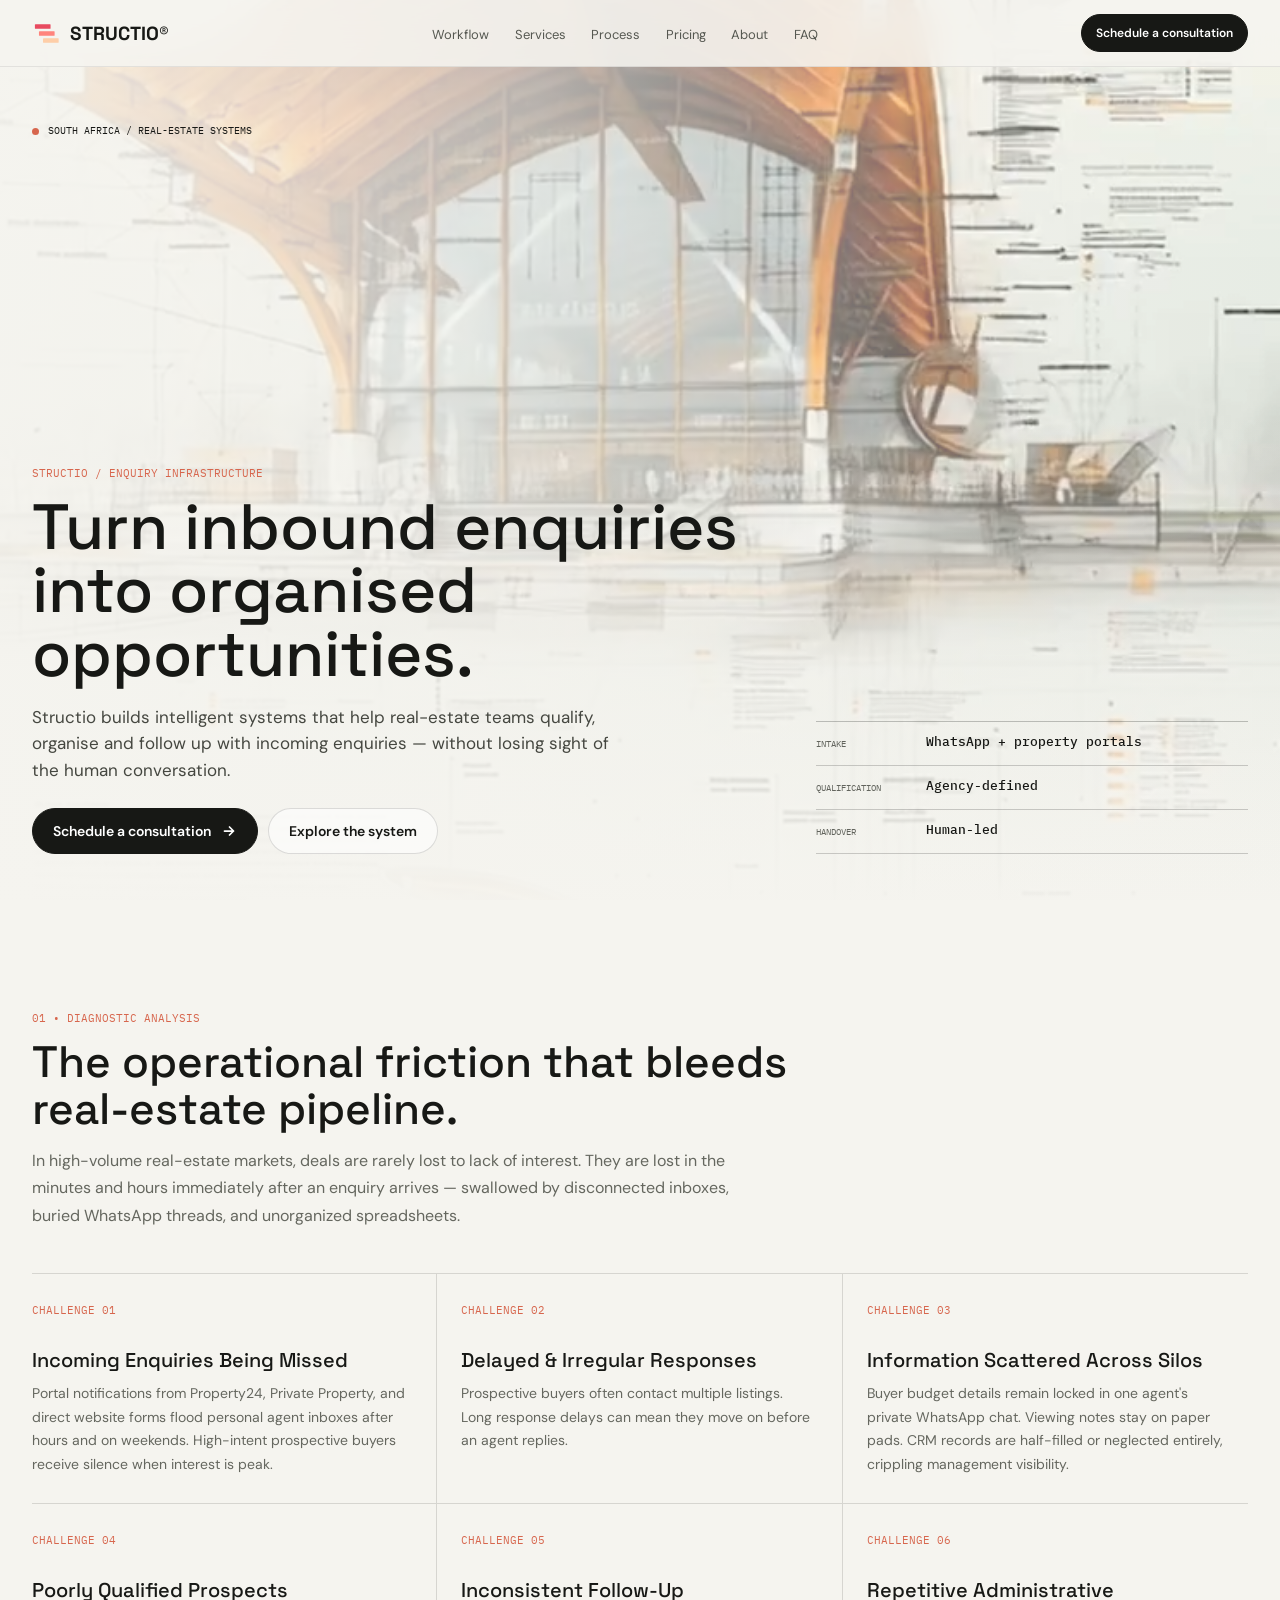
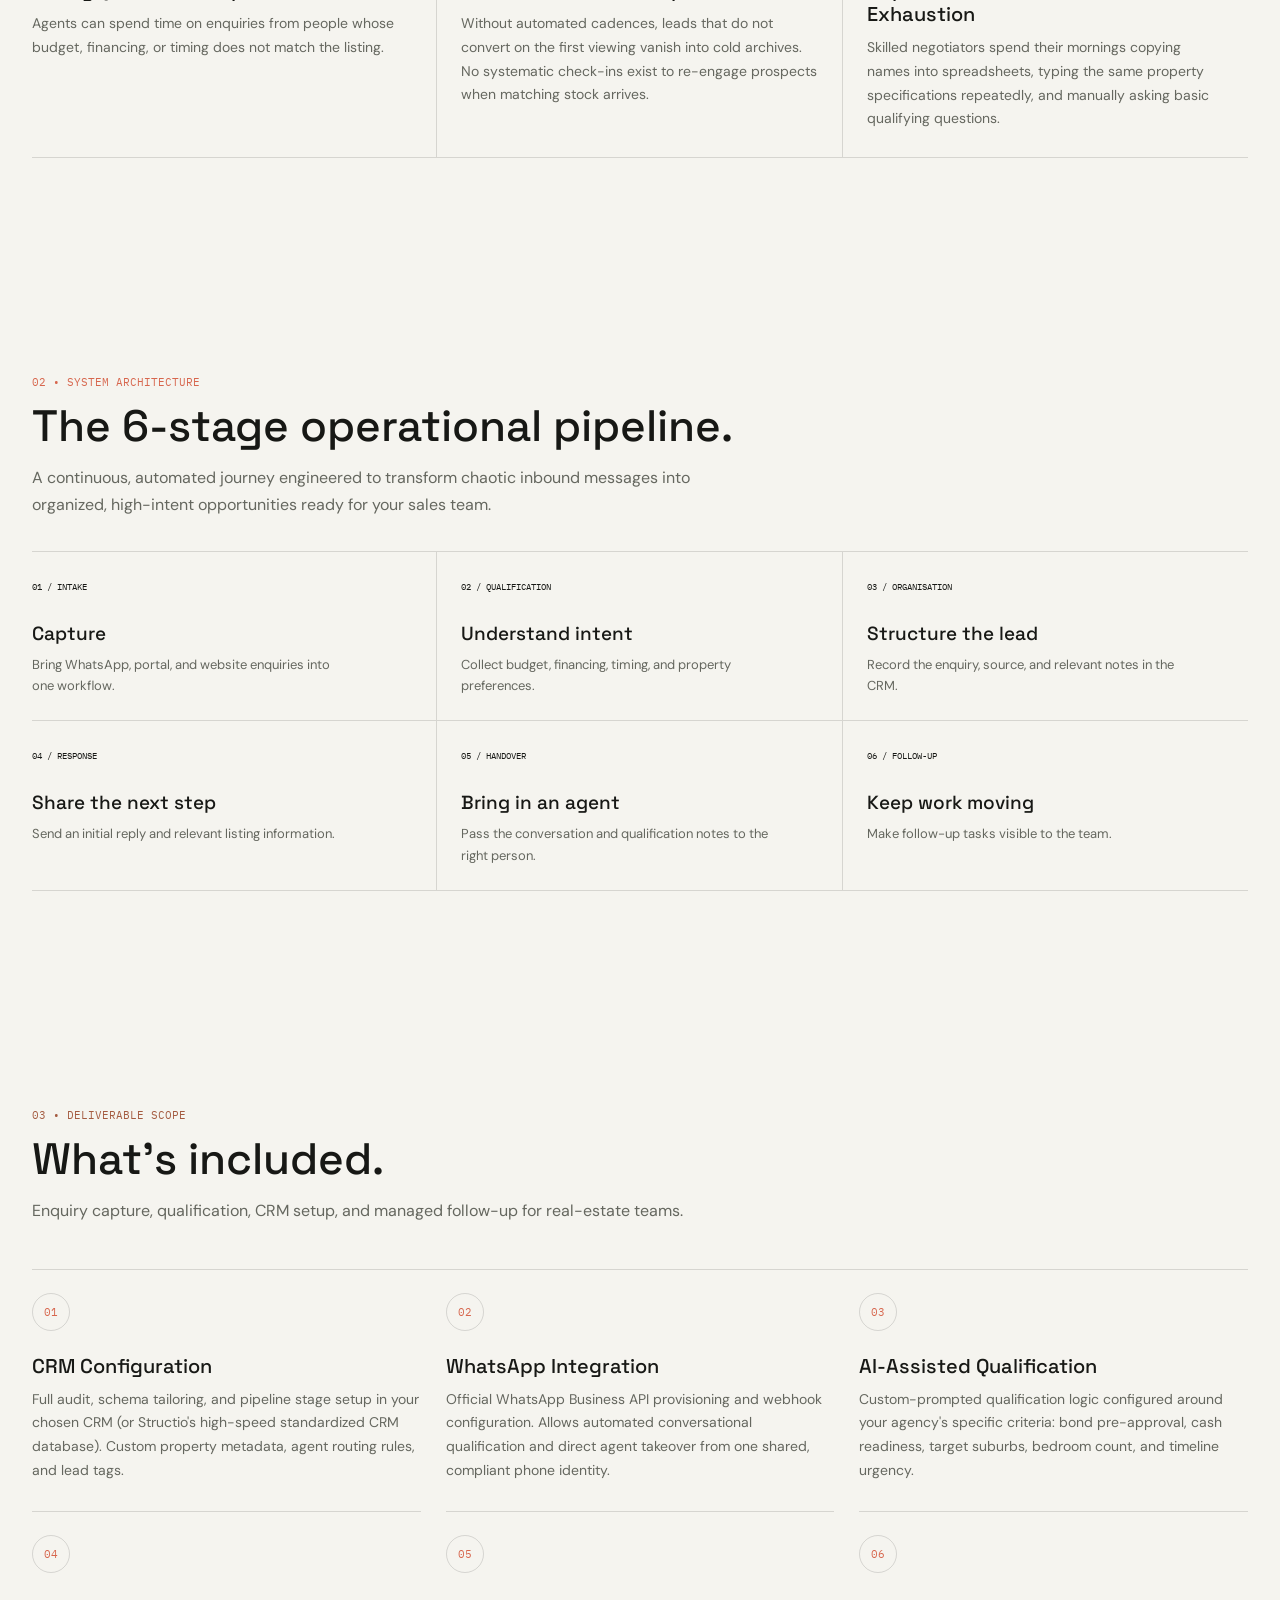
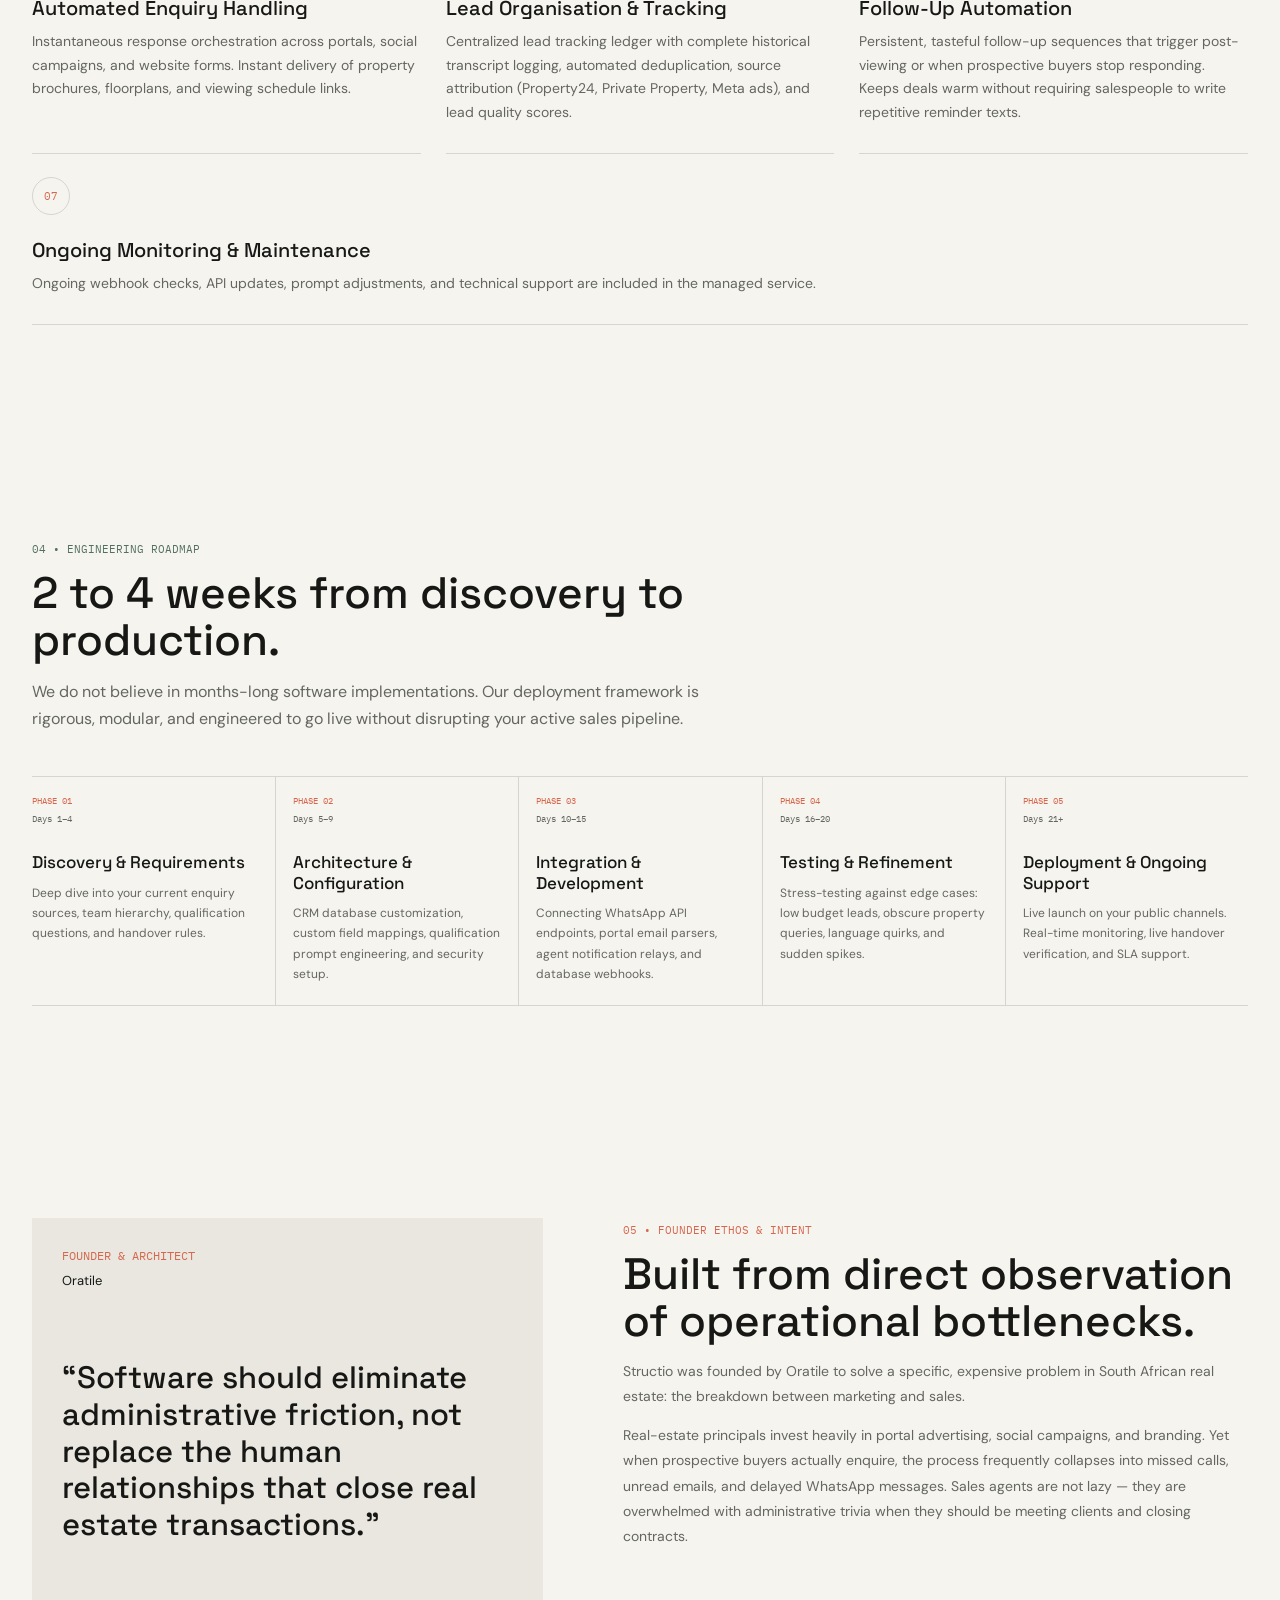
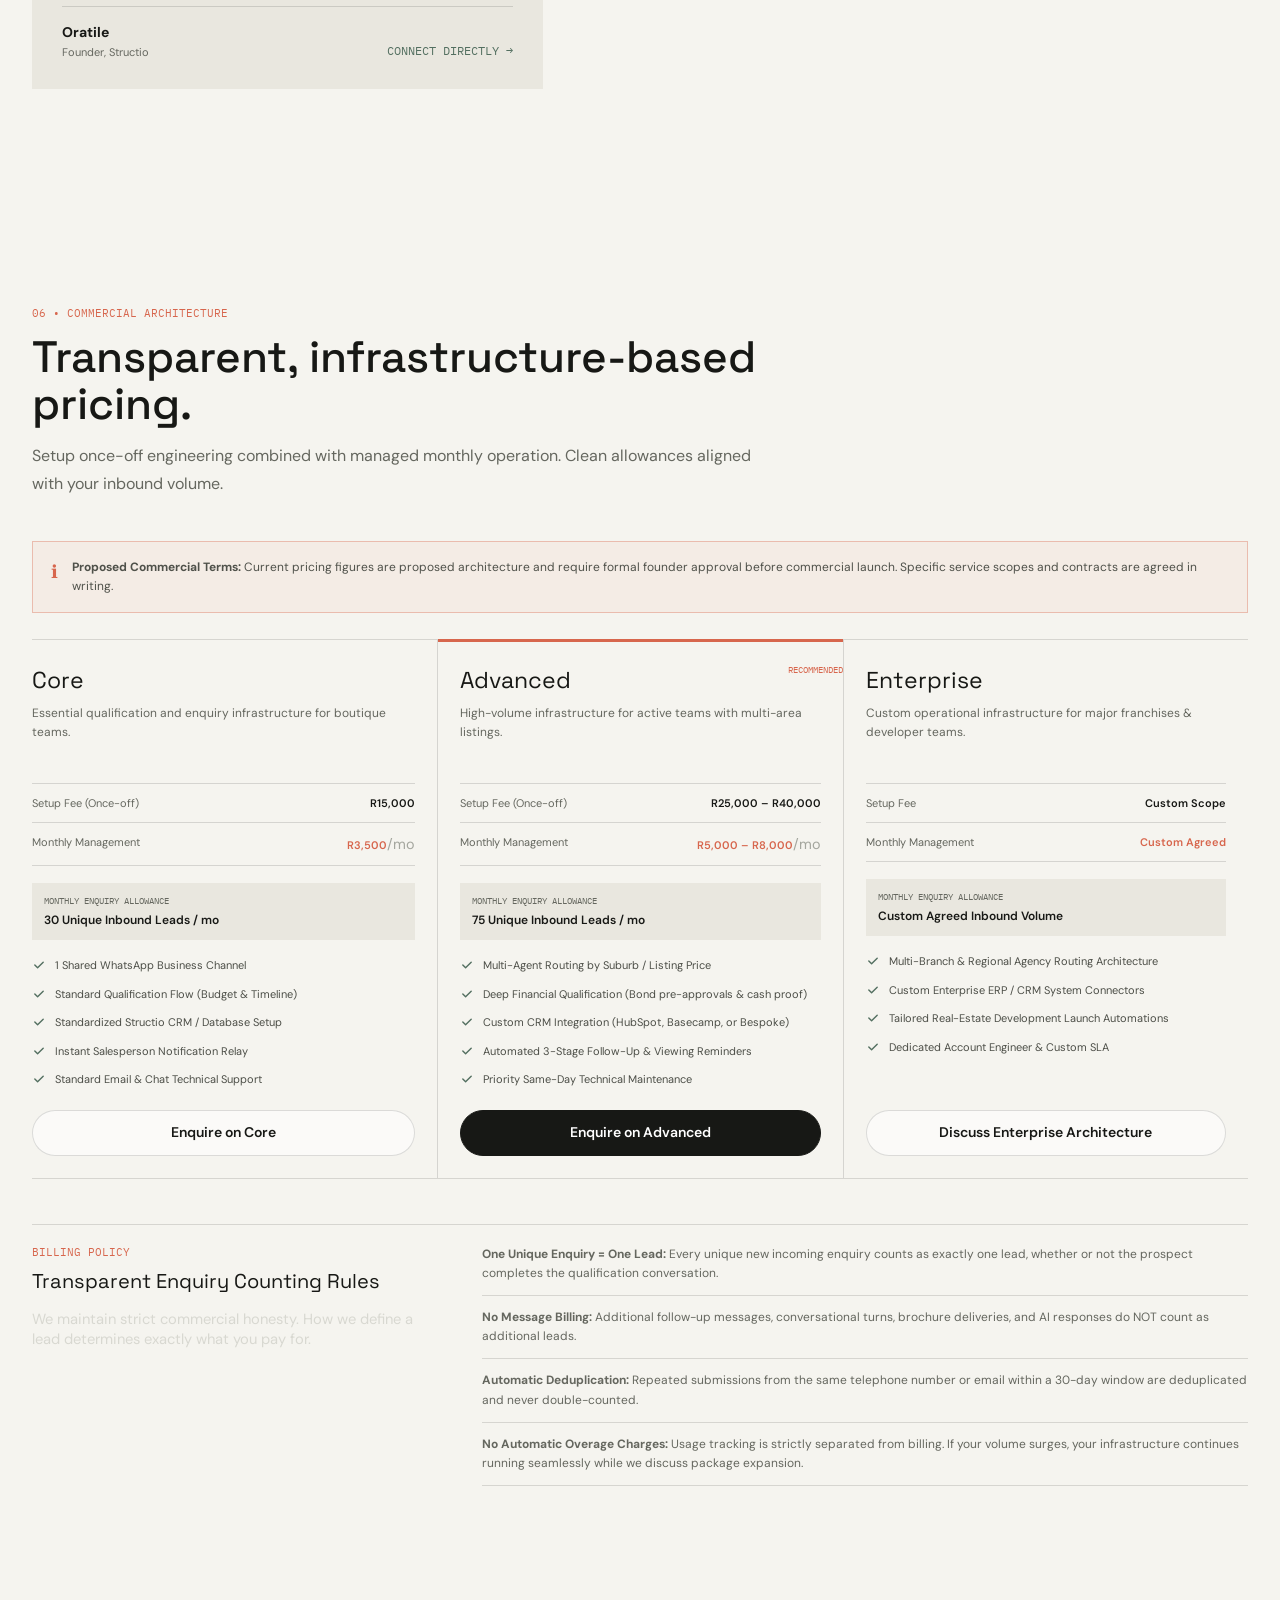
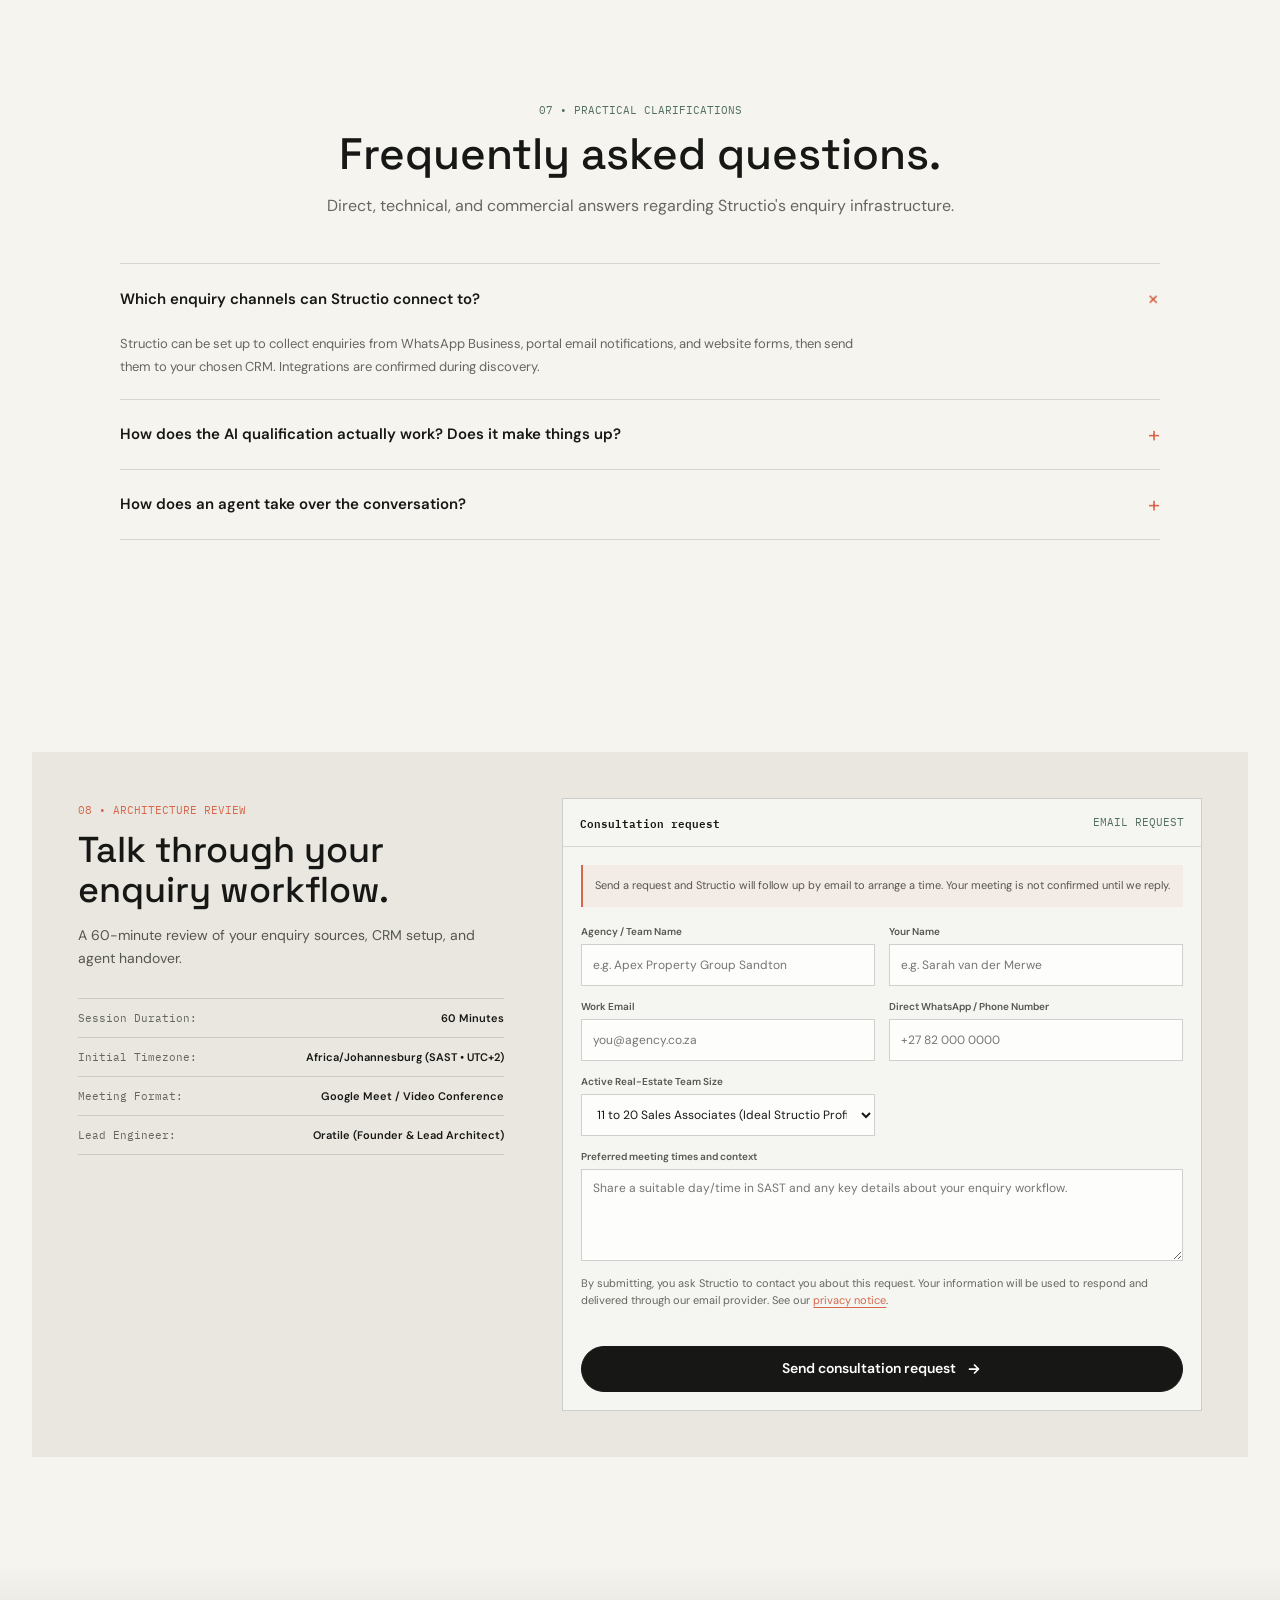
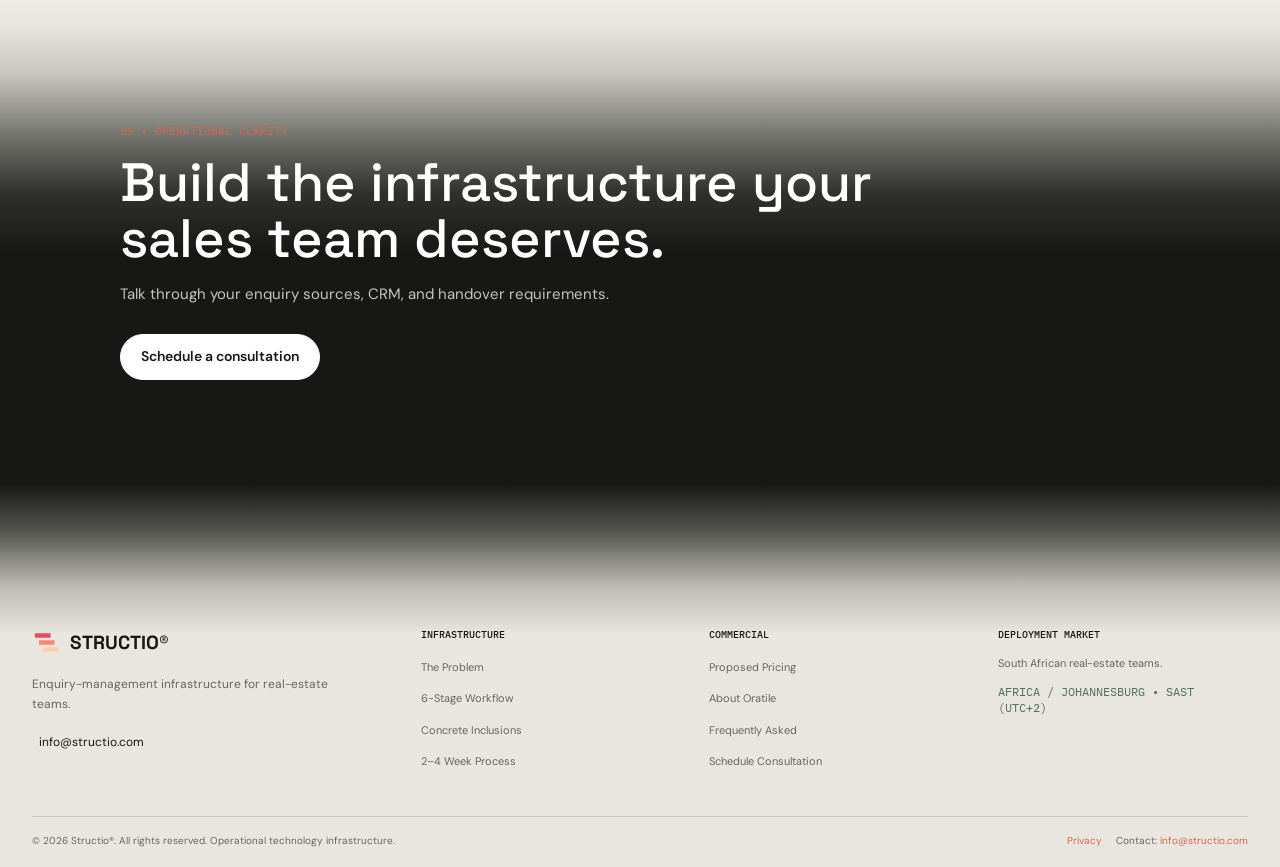
<file: Structio-landing/index.html>
<!DOCTYPE html>
<html lang="en-ZA">
<head>
  <meta charset="UTF-8">
  <meta name="viewport" content="width=device-width, initial-scale=1.0">
  <title>Structio® — Intelligent Enquiry-Management Infrastructure for Real-Estate Teams</title>
  <meta name="description" content="Structio builds intelligent systems that help real-estate teams qualify, organise and follow up with incoming enquiries — without losing sight of the human conversation. Initial market: South Africa.">
  <meta property="og:title" content="Structio® — Turn Inbound Enquiries Into Organised Opportunities">
  <meta property="og:description" content="B2B enquiry-management infrastructure for real-estate teams. Intelligent qualification, structured CRM data, WhatsApp integration, and human handover.">
  <meta property="og:type" content="website">

  <!-- Typography -->
  <link rel="preconnect" href="https://fonts.googleapis.com">
  <link rel="preconnect" href="https://fonts.gstatic.com" crossorigin>
  <link href="https://fonts.googleapis.com/css2?family=DM+Sans:wght@400;500;600;700&family=IBM+Plex+Mono:wght@400;500;600&family=Space+Grotesk:wght@400;500;600;700&display=swap" rel="stylesheet">

  <link rel="stylesheet" href="css/mainframe-structio.css">

  <!-- Favicon / Vector Mark -->
  <link rel="icon" type="image/svg+xml" href="assets/brand/structio-concept-1-terraces-icon.svg">
</head>
<body class="page-wrapper">

  <!-- Architectural Background Grid Overlay -->
  <div class="architectural-grid-bg" aria-hidden="true"></div>

  <!-- ==========================================================================
       06. Editorial Navigation System
       ========================================================================== -->
  <header class="site-header" id="top">
    <div class="container header-inner">
      <a href="#top" class="brand-anchor" aria-label="Structio Home">
        <!-- Official Architectural Terraces Emblem -->
        <svg class="brand-terraces-icon" viewBox="0 0 100 100" fill="none" xmlns="http://www.w3.org/2000/svg" aria-hidden="true">
          <rect x="10" y="18" width="54" height="16" fill="#E84A5F" rx="2"/>
          <rect x="24" y="42" width="54" height="16" fill="#FF847C" rx="2"/>
          <rect x="38" y="66" width="54" height="16" fill="#FECEA8" rx="2"/>
        </svg>
        <span>STRUCTIO®</span>
      </a>

      <!-- Desktop Links -->
      <nav class="desktop-nav" aria-label="Main Navigation">
        <ul class="desktop-nav-list">
          <li><a href="#workflow" class="nav-link">Workflow</a></li>
          <li><a href="#inclusions" class="nav-link">Services</a></li>
          <li><a href="#process" class="nav-link">Process</a></li>
          <li><a href="#pricing" class="nav-link">Pricing</a></li>
          <li><a href="#about" class="nav-link">About</a></li>
          <li><a href="#faq" class="nav-link">FAQ</a></li>
        </ul>
      </nav>

      <!-- Desktop Actions -->
      <div class="header-cta-group">
        <button type="button" class="btn btn-primary btn-sm" data-open-consultation>
          Schedule a consultation
        </button>
        
        <!-- Mobile Drawer Toggle Button -->
        <button type="button" class="mobile-menu-btn" id="mobile-menu-toggle" aria-label="Toggle Navigation Menu" aria-expanded="false" aria-controls="mobile-drawer">
          <span></span>
          <span></span>
          <span></span>
        </button>
      </div>
    </div>
  </header>

  <!-- Mobile Drawer Overlay -->
  <aside class="mobile-drawer" id="mobile-drawer" aria-label="Mobile Navigation" aria-hidden="true">
    <div class="mobile-drawer-header">
      <a href="#top" class="brand-anchor">
        <svg class="brand-terraces-icon" viewBox="0 0 100 100" fill="none" xmlns="http://www.w3.org/2000/svg">
          <rect x="10" y="18" width="54" height="16" fill="#E84A5F" rx="2"/>
          <rect x="24" y="42" width="54" height="16" fill="#FF847C" rx="2"/>
          <rect x="38" y="66" width="54" height="16" fill="#FECEA8" rx="2"/>
        </svg>
        <span>STRUCTIO®</span>
      </a>
      <button type="button" class="modal-close-btn" id="drawer-close-btn" aria-label="Close menu">✕</button>
    </div>

    <nav>
      <ul class="mobile-nav-list">
        <li><a href="#workflow" class="mobile-nav-link"><span>Workflow</span><span class="link-index">01</span></a></li>
        <li><a href="#inclusions" class="mobile-nav-link"><span>Services</span><span class="link-index">02</span></a></li>
        <li><a href="#process" class="mobile-nav-link"><span>Process</span><span class="link-index">03</span></a></li>
        <li><a href="#pricing" class="mobile-nav-link"><span>Pricing</span><span class="link-index">04</span></a></li>
        <li><a href="#about" class="mobile-nav-link"><span>About</span><span class="link-index">05</span></a></li>
        <li><a href="#faq" class="mobile-nav-link"><span>FAQ</span><span class="link-index">06</span></a></li>
        <li><a href="#consultation" class="mobile-nav-link"><span>Consultation</span><span class="link-index">07</span></a></li>
      </ul>
    </nav>

    <div class="mobile-drawer-footer">
      <button type="button" class="btn btn-primary" data-open-consultation style="width: 100%;">
        Schedule a consultation
      </button>
      <a href="mailto:info@structio.com" class="footer-email-link" style="justify-content:center;">
        info@structio.com
      </a>
    </div>
  </aside>

  <!-- ==========================================================================
       SECTION 01: Hero Experience — Dimensional Typography
       ========================================================================== -->
  <section class="hero-section" id="hero">
    <video class="hero-background-video" id="hero-background-video" autoplay muted playsinline loop preload="metadata" poster="assets/brand/structio-hero-poster.png" aria-hidden="true">
      <source src="assets/brand/structio-hero-ambient.mp4" type="video/mp4">
    </video>
    <div class="hero-video-wash" aria-hidden="true"></div>

    <div class="container hero-content-overlay">
      <!-- Top Metadata & Control Pill -->
      <div class="hero-meta-bar">
        <div class="hero-status-pill">
          <span class="status-indicator-dot" aria-hidden="true"></span>
          <span class="tech-label sage" style="color:var(--c-text-primary-on-dark); font-size:0.72rem;">
            South Africa / Real-estate systems
          </span>
        </div>

      </div>

      <!-- Hero Bottom Content Block -->
      <div class="hero-bottom-grid">
        <div class="hero-headline-wrap">
          <div class="tech-label coral" style="margin-bottom: 14px;">Structio / Enquiry infrastructure</div>
          <h1 class="hero-headline">Turn inbound enquiries into organised opportunities.</h1>
          <p class="hero-supporting-copy">
            Structio builds intelligent systems that help real-estate teams qualify, organise and follow up with incoming enquiries — without losing sight of the human conversation.
          </p>
          <div class="hero-cta-group">
            <button type="button" class="btn btn-primary" data-open-consultation>
              Schedule a consultation
              <svg class="btn-icon-arrow" viewBox="0 0 16 16" fill="none" xmlns="http://www.w3.org/2000/svg" aria-hidden="true">
                <path d="M3.5 8H12.5M12.5 8L8.5 4M12.5 8L8.5 12" stroke="currentColor" stroke-width="1.75" stroke-linecap="round" stroke-linejoin="round"/>
              </svg>
            </button>
            <a href="#workflow" class="btn btn-secondary">
              Explore the system
            </a>
          </div>
        </div>

        <div class="hero-summary-metrics">
          <div class="metric-cell">
            <span class="metric-cell-label">Intake</span>
            <span class="metric-cell-val">WhatsApp + property portals</span>
          </div>
          <div class="metric-cell">
            <span class="metric-cell-label">Qualification</span>
            <span class="metric-cell-val">Agency-defined</span>
          </div>
          <div class="metric-cell">
            <span class="metric-cell-label">Handover</span>
            <span class="metric-cell-val">Human-led</span>
          </div>
        </div>
      </div>
    </div>
  </section>

  <!-- Ambient Transition: Deep Blue-Grey → Coral Glow -->
  <div class="glow-divider glow-coral" aria-hidden="true"></div>

  <!-- ==========================================================================
       SECTION 02: The Problem — Operational Friction in Real Estate
       ========================================================================== -->
  <section class="section-wrapper" id="problem">
    <div class="container">
      <div class="problem-editorial-hero">
        <span class="tech-label coral">01 • Diagnostic Analysis</span>
        <h2 class="section-headline" style="margin-top:12px;">The operational friction that bleeds real-estate pipeline.</h2>
        <p class="section-subhead">
          In high-volume real-estate markets, deals are rarely lost to lack of interest. They are lost in the minutes and hours immediately after an enquiry arrives — swallowed by disconnected inboxes, buried WhatsApp threads, and unorganized spreadsheets.
        </p>
      </div>

      <!-- 6 Concrete Operational Challenges -->
      <div class="problem-matrix">
        <div class="problem-card">
          <div class="problem-index">
            <span class="tech-label coral">CHALLENGE 01</span>
          </div>
          <h3 class="problem-title">Incoming Enquiries Being Missed</h3>
          <p class="problem-desc">
            Portal notifications from Property24, Private Property, and direct website forms flood personal agent inboxes after hours and on weekends. High-intent prospective buyers receive silence when interest is peak.
          </p>
        </div>

        <div class="problem-card">
          <div class="problem-index">
            <span class="tech-label coral">CHALLENGE 02</span>
          </div>
          <h3 class="problem-title">Delayed & Irregular Responses</h3>
          <p class="problem-desc">
            Prospective buyers often contact multiple listings. Long response delays can mean they move on before an agent replies.
          </p>
        </div>

        <div class="problem-card">
          <div class="problem-index">
            <span class="tech-label coral">CHALLENGE 03</span>
          </div>
          <h3 class="problem-title">Information Scattered Across Silos</h3>
          <p class="problem-desc">
            Buyer budget details remain locked in one agent's private WhatsApp chat. Viewing notes stay on paper pads. CRM records are half-filled or neglected entirely, crippling management visibility.
          </p>
        </div>

        <div class="problem-card">
          <div class="problem-index">
            <span class="tech-label coral">CHALLENGE 04</span>
          </div>
          <h3 class="problem-title">Poorly Qualified Prospects</h3>
          <p class="problem-desc">
            Agents can spend time on enquiries from people whose budget, financing, or timing does not match the listing.
          </p>
        </div>

        <div class="problem-card">
          <div class="problem-index">
            <span class="tech-label coral">CHALLENGE 05</span>
          </div>
          <h3 class="problem-title">Inconsistent Follow-Up</h3>
          <p class="problem-desc">
            Without automated cadences, leads that do not convert on the first viewing vanish into cold archives. No systematic check-ins exist to re-engage prospects when matching stock arrives.
          </p>
        </div>

        <div class="problem-card">
          <div class="problem-index">
            <span class="tech-label coral">CHALLENGE 06</span>
          </div>
          <h3 class="problem-title">Repetitive Administrative Exhaustion</h3>
          <p class="problem-desc">
            Skilled negotiators spend their mornings copying names into spreadsheets, typing the same property specifications repeatedly, and manually asking basic qualifying questions.
          </p>
        </div>
      </div>

    </div>
  </section>

  <!-- Ambient Transition: Coral → Soft Coral Glow -->
  <div class="glow-divider glow-peach" aria-hidden="true"></div>

  <!-- ==========================================================================
       SECTION 03: The Workflow — 6-Stage Journey
       ========================================================================== -->
  <section class="section-wrapper workflow-section" id="workflow">
    <div class="container">
      <div class="section-head" style="margin-bottom: 32px;">
        <span class="tech-label soft-coral">02 • System Architecture</span>
        <h2 class="section-headline">The 6-stage operational pipeline.</h2>
        <p class="section-subhead">
          A continuous, automated journey engineered to transform chaotic inbound messages into organized, high-intent opportunities ready for your sales team.
        </p>
      </div>

      <ol class="workflow-overview">
        <li class="workflow-overview-step">
          <span class="step-num">01 / INTAKE</span>
          <h3>Capture</h3>
          <p>Bring WhatsApp, portal, and website enquiries into one workflow.</p>
        </li>
        <li class="workflow-overview-step">
          <span class="step-num">02 / QUALIFICATION</span>
          <h3>Understand intent</h3>
          <p>Collect budget, financing, timing, and property preferences.</p>
        </li>
        <li class="workflow-overview-step">
          <span class="step-num">03 / ORGANISATION</span>
          <h3>Structure the lead</h3>
          <p>Record the enquiry, source, and relevant notes in the CRM.</p>
        </li>
        <li class="workflow-overview-step">
          <span class="step-num">04 / RESPONSE</span>
          <h3>Share the next step</h3>
          <p>Send an initial reply and relevant listing information.</p>
        </li>
        <li class="workflow-overview-step">
          <span class="step-num">05 / HANDOVER</span>
          <h3>Bring in an agent</h3>
          <p>Pass the conversation and qualification notes to the right person.</p>
        </li>
        <li class="workflow-overview-step">
          <span class="step-num">06 / FOLLOW-UP</span>
          <h3>Keep work moving</h3>
          <p>Make follow-up tasks visible to the team.</p>
        </li>
      </ol>
    </div>
  </section>

  <!-- Ambient Transition: Soft Coral → Peach Glow -->
  <div class="glow-divider glow-peach" aria-hidden="true"></div>

  <!-- ==========================================================================
       SECTION 04: Inclusions — What Structio Actually Implements
       ========================================================================== -->
  <section class="section-wrapper" id="inclusions">
    <div class="container">
      <div class="section-head">
        <span class="tech-label peach">03 • Deliverable Scope</span>
        <h2 class="section-headline">What’s included.</h2>
        <p class="section-subhead">
          Enquiry capture, qualification, CRM setup, and managed follow-up for real-estate teams.
        </p>
      </div>

      <div class="inclusions-grid">
        <!-- 01 CRM Configuration -->
        <div class="inclusion-card">
          <div class="inclusion-icon-pill">01</div>
          <h3 class="inclusion-title">CRM Configuration</h3>
          <p class="inclusion-body">
            Full audit, schema tailoring, and pipeline stage setup in your chosen CRM (or Structio's high-speed standardized CRM database). Custom property metadata, agent routing rules, and lead tags.
          </p>
        </div>

        <!-- 02 WhatsApp Integration -->
        <div class="inclusion-card">
          <div class="inclusion-icon-pill">02</div>
          <h3 class="inclusion-title">WhatsApp Integration</h3>
          <p class="inclusion-body">
            Official WhatsApp Business API provisioning and webhook configuration. Allows automated conversational qualification and direct agent takeover from one shared, compliant phone identity.
          </p>
        </div>

        <!-- 03 AI-Assisted Qualification -->
        <div class="inclusion-card">
          <div class="inclusion-icon-pill">03</div>
          <h3 class="inclusion-title">AI-Assisted Qualification</h3>
          <p class="inclusion-body">
            Custom-prompted qualification logic configured around your agency's specific criteria: bond pre-approval, cash readiness, target suburbs, bedroom count, and timeline urgency.
          </p>
        </div>

        <!-- 04 Automated Enquiry Handling -->
        <div class="inclusion-card">
          <div class="inclusion-icon-pill">04</div>
          <h3 class="inclusion-title">Automated Enquiry Handling</h3>
          <p class="inclusion-body">
            Instantaneous response orchestration across portals, social campaigns, and website forms. Instant delivery of property brochures, floorplans, and viewing schedule links.
          </p>
        </div>

        <!-- 05 Lead Organisation & Tracking -->
        <div class="inclusion-card">
          <div class="inclusion-icon-pill">05</div>
          <h3 class="inclusion-title">Lead Organisation & Tracking</h3>
          <p class="inclusion-body">
            Centralized lead tracking ledger with complete historical transcript logging, automated deduplication, source attribution (Property24, Private Property, Meta ads), and lead quality scores.
          </p>
        </div>

        <!-- 06 Follow-Up Automation -->
        <div class="inclusion-card">
          <div class="inclusion-icon-pill">06</div>
          <h3 class="inclusion-title">Follow-Up Automation</h3>
          <p class="inclusion-body">
            Persistent, tasteful follow-up sequences that trigger post-viewing or when prospective buyers stop responding. Keeps deals warm without requiring salespeople to write repetitive reminder texts.
          </p>
        </div>

        <!-- 07 Monitoring and Maintenance -->
        <div class="inclusion-card" style="grid-column: 1 / -1;">
          <div class="inclusion-icon-pill">07</div>
          <h3 class="inclusion-title">Ongoing Monitoring & Maintenance</h3>
          <p class="inclusion-body">
            Ongoing webhook checks, API updates, prompt adjustments, and technical support are included in the managed service.
          </p>
        </div>
      </div>
    </div>
  </section>

  <!-- Ambient Transition: Peach → Muted Sage Glow -->
  <div class="glow-divider glow-sage" aria-hidden="true"></div>

  <!-- ==========================================================================
       SECTION 05: Implementation Process — 2 to 4 Week Deployment
       ========================================================================== -->
  <section class="section-wrapper" id="process">
    <div class="container">
      <div class="section-head">
        <span class="tech-label sage">04 • Engineering Roadmap</span>
        <h2 class="section-headline">2 to 4 weeks from discovery to production.</h2>
        <p class="section-subhead">
          We do not believe in months-long software implementations. Our deployment framework is rigorous, modular, and engineered to go live without disrupting your active sales pipeline.
        </p>
      </div>

      <div class="process-timeline">
        <!-- Step 1 -->
        <div class="process-step-card">
          <div class="process-step-header">
            <span class="process-step-num">PHASE 01</span>
            <span class="process-step-duration">Days 1–4</span>
          </div>
          <h3 class="process-step-title">Discovery & Requirements</h3>
          <p class="process-step-desc">
            Deep dive into your current enquiry sources, team hierarchy, qualification questions, and handover rules.
          </p>
        </div>

        <!-- Step 2 -->
        <div class="process-step-card">
          <div class="process-step-header">
            <span class="process-step-num">PHASE 02</span>
            <span class="process-step-duration">Days 5–9</span>
          </div>
          <h3 class="process-step-title">Architecture & Configuration</h3>
          <p class="process-step-desc">
            CRM database customization, custom field mappings, qualification prompt engineering, and security setup.
          </p>
        </div>

        <!-- Step 3 -->
        <div class="process-step-card">
          <div class="process-step-header">
            <span class="process-step-num">PHASE 03</span>
            <span class="process-step-duration">Days 10–15</span>
          </div>
          <h3 class="process-step-title">Integration & Development</h3>
          <p class="process-step-desc">
            Connecting WhatsApp API endpoints, portal email parsers, agent notification relays, and database webhooks.
          </p>
        </div>

        <!-- Step 4 -->
        <div class="process-step-card">
          <div class="process-step-header">
            <span class="process-step-num">PHASE 04</span>
            <span class="process-step-duration">Days 16–20</span>
          </div>
          <h3 class="process-step-title">Testing & Refinement</h3>
          <p class="process-step-desc">
            Stress-testing against edge cases: low budget leads, obscure property queries, language quirks, and sudden spikes.
          </p>
        </div>

        <!-- Step 5 -->
        <div class="process-step-card">
          <div class="process-step-header">
            <span class="process-step-num">PHASE 05</span>
            <span class="process-step-duration">Days 21+</span>
          </div>
          <h3 class="process-step-title">Deployment & Ongoing Support</h3>
          <p class="process-step-desc">
            Live launch on your public channels. Real-time monitoring, live handover verification, and SLA support.
          </p>
        </div>
      </div>

    </div>
  </section>

  <!-- Ambient Transition: Sage → Deep Blue-Grey Continuum -->
  <div class="glow-divider glow-sage" aria-hidden="true"></div>

  <!-- ==========================================================================
       SECTION 06: About Structio — Founder Oratile
       ========================================================================== -->
  <section class="section-wrapper" id="about">
    <div class="container">
      <div class="about-editorial-container">
        <!-- Typographic Installation Stage for Founder Monogram -->
        <div class="about-monogram-stage">
          <div class="founder-pill-tag">
            <span class="tech-label coral" style="font-size:0.75rem;">FOUNDER & ARCHITECT</span>
            <span>Oratile</span>
          </div>

          <div class="founder-quote-large">
            “Software should eliminate administrative friction, not replace the human relationships that close real estate transactions.”
          </div>

          <div class="founder-signoff">
            <div>
              <div class="founder-name">Oratile</div>
              <div class="founder-role">Founder, Structio</div>
            </div>
            <a href="mailto:info@structio.com" class="tech-label sage" style="font-size:0.75rem;">
              CONNECT DIRECTLY →
            </a>
          </div>
        </div>

        <!-- Authentic Narrative Copy (Zero Fake Stats, Zero Invented Testimonials) -->
        <div class="about-narrative-copy">
          <span class="tech-label coral">05 • Founder Ethos & Intent</span>
          <h2 class="section-headline">Built from direct observation of operational bottlenecks.</h2>
          <p>
            Structio was founded by Oratile to solve a specific, expensive problem in South African real estate: the breakdown between marketing and sales.
          </p>
          <p>
            Real-estate principals invest heavily in portal advertising, social campaigns, and branding. Yet when prospective buyers actually enquire, the process frequently collapses into missed calls, unread emails, and delayed WhatsApp messages. Sales agents are not lazy — they are overwhelmed with administrative trivia when they should be meeting clients and closing contracts.
          </p>
        </div>
      </div>
    </div>
  </section>

  <!-- Ambient Transition: Deep Blue-Grey → Coral Glow -->
  <div class="glow-divider glow-coral" aria-hidden="true"></div>

  <!-- ==========================================================================
       SECTION 07: Pricing Architecture (Proposed)
       ========================================================================== -->
  <section class="section-wrapper" id="pricing">
    <div class="container">
      <div class="section-head">
        <span class="tech-label coral">06 • Commercial Architecture</span>
        <h2 class="section-headline">Transparent, infrastructure-based pricing.</h2>
        <p class="section-subhead">
          Setup once-off engineering combined with managed monthly operation. Clean allowances aligned with your inbound volume.
        </p>
      </div>

      <!-- Proposed Pricing Warning Banner -->
      <div class="pricing-notice-banner" role="status">
        <span style="font-size: 1.1rem; color: var(--c-coral);">ℹ</span>
        <span>
          <strong>Proposed Commercial Terms:</strong> Current pricing figures are proposed architecture and require formal founder approval before commercial launch. Specific service scopes and contracts are agreed in writing.
        </span>
      </div>

      <!-- 3 Tier Pricing Grid -->
      <div class="pricing-grid">
        <!-- Tier 1: Core -->
        <div class="pricing-card">
          <div class="pricing-tier-name">Core</div>
          <div class="pricing-tier-desc">
            Essential qualification and enquiry infrastructure for boutique teams.
          </div>

          <div class="pricing-fee-block">
            <div class="fee-row">
              <span class="fee-label">Setup Fee (Once-off)</span>
              <span class="fee-amount">R15,000</span>
            </div>
            <div class="fee-row">
              <span class="fee-label">Monthly Management</span>
              <span class="fee-amount highlight">R3,500<span style="font-size:0.9rem; font-weight:400; color:var(--c-text-muted-on-dark);">/mo</span></span>
            </div>
          </div>

          <div class="pricing-allowance-box">
            <span class="allowance-title">Monthly Enquiry Allowance</span>
            <span class="allowance-value">30 Unique Inbound Leads / mo</span>
          </div>

          <ul class="pricing-features-list">
            <li class="pricing-feature-item">
              <svg viewBox="0 0 20 20" fill="currentColor"><path fill-rule="evenodd" d="M16.707 5.293a1 1 0 010 1.414l-8 8a1 1 0 01-1.414 0l-4-4a1 1 0 011.414-1.414L8 12.586l7.293-7.293a1 1 0 011.414 0z" clip-rule="evenodd"/></svg>
              <span>1 Shared WhatsApp Business Channel</span>
            </li>
            <li class="pricing-feature-item">
              <svg viewBox="0 0 20 20" fill="currentColor"><path fill-rule="evenodd" d="M16.707 5.293a1 1 0 010 1.414l-8 8a1 1 0 01-1.414 0l-4-4a1 1 0 011.414-1.414L8 12.586l7.293-7.293a1 1 0 011.414 0z" clip-rule="evenodd"/></svg>
              <span>Standard Qualification Flow (Budget & Timeline)</span>
            </li>
            <li class="pricing-feature-item">
              <svg viewBox="0 0 20 20" fill="currentColor"><path fill-rule="evenodd" d="M16.707 5.293a1 1 0 010 1.414l-8 8a1 1 0 01-1.414 0l-4-4a1 1 0 011.414-1.414L8 12.586l7.293-7.293a1 1 0 011.414 0z" clip-rule="evenodd"/></svg>
              <span>Standardized Structio CRM / Database Setup</span>
            </li>
            <li class="pricing-feature-item">
              <svg viewBox="0 0 20 20" fill="currentColor"><path fill-rule="evenodd" d="M16.707 5.293a1 1 0 010 1.414l-8 8a1 1 0 01-1.414 0l-4-4a1 1 0 011.414-1.414L8 12.586l7.293-7.293a1 1 0 011.414 0z" clip-rule="evenodd"/></svg>
              <span>Instant Salesperson Notification Relay</span>
            </li>
            <li class="pricing-feature-item">
              <svg viewBox="0 0 20 20" fill="currentColor"><path fill-rule="evenodd" d="M16.707 5.293a1 1 0 010 1.414l-8 8a1 1 0 01-1.414 0l-4-4a1 1 0 011.414-1.414L8 12.586l7.293-7.293a1 1 0 011.414 0z" clip-rule="evenodd"/></svg>
              <span>Standard Email & Chat Technical Support</span>
            </li>
          </ul>

          <div class="pricing-card-footer">
            <button type="button" class="btn btn-secondary" data-open-consultation style="width: 100%;">
              Enquire on Core
            </button>
          </div>
        </div>

        <!-- Tier 2: Advanced (Featured) -->
        <div class="pricing-card featured">
          <div class="pricing-badge">Recommended</div>
          <div class="pricing-tier-name">Advanced</div>
          <div class="pricing-tier-desc">
            High-volume infrastructure for active teams with multi-area listings.
          </div>

          <div class="pricing-fee-block">
            <div class="fee-row">
              <span class="fee-label">Setup Fee (Once-off)</span>
              <span class="fee-amount">R25,000 – R40,000</span>
            </div>
            <div class="fee-row">
              <span class="fee-label">Monthly Management</span>
              <span class="fee-amount highlight" style="color:var(--c-coral);">R5,000 – R8,000<span style="font-size:0.9rem; font-weight:400; color:var(--c-text-muted-on-dark);">/mo</span></span>
            </div>
          </div>

          <div class="pricing-allowance-box">
            <span class="allowance-title">Monthly Enquiry Allowance</span>
            <span class="allowance-value">75 Unique Inbound Leads / mo</span>
          </div>

          <ul class="pricing-features-list">
            <li class="pricing-feature-item">
              <svg viewBox="0 0 20 20" fill="currentColor"><path fill-rule="evenodd" d="M16.707 5.293a1 1 0 010 1.414l-8 8a1 1 0 01-1.414 0l-4-4a1 1 0 011.414-1.414L8 12.586l7.293-7.293a1 1 0 011.414 0z" clip-rule="evenodd"/></svg>
              <span>Multi-Agent Routing by Suburb / Listing Price</span>
            </li>
            <li class="pricing-feature-item">
              <svg viewBox="0 0 20 20" fill="currentColor"><path fill-rule="evenodd" d="M16.707 5.293a1 1 0 010 1.414l-8 8a1 1 0 01-1.414 0l-4-4a1 1 0 011.414-1.414L8 12.586l7.293-7.293a1 1 0 011.414 0z" clip-rule="evenodd"/></svg>
              <span>Deep Financial Qualification (Bond pre-approvals & cash proof)</span>
            </li>
            <li class="pricing-feature-item">
              <svg viewBox="0 0 20 20" fill="currentColor"><path fill-rule="evenodd" d="M16.707 5.293a1 1 0 010 1.414l-8 8a1 1 0 01-1.414 0l-4-4a1 1 0 011.414-1.414L8 12.586l7.293-7.293a1 1 0 011.414 0z" clip-rule="evenodd"/></svg>
              <span>Custom CRM Integration (HubSpot, Basecamp, or Bespoke)</span>
            </li>
            <li class="pricing-feature-item">
              <svg viewBox="0 0 20 20" fill="currentColor"><path fill-rule="evenodd" d="M16.707 5.293a1 1 0 010 1.414l-8 8a1 1 0 01-1.414 0l-4-4a1 1 0 011.414-1.414L8 12.586l7.293-7.293a1 1 0 011.414 0z" clip-rule="evenodd"/></svg>
              <span>Automated 3-Stage Follow-Up & Viewing Reminders</span>
            </li>
            <li class="pricing-feature-item">
              <svg viewBox="0 0 20 20" fill="currentColor"><path fill-rule="evenodd" d="M16.707 5.293a1 1 0 010 1.414l-8 8a1 1 0 01-1.414 0l-4-4a1 1 0 011.414-1.414L8 12.586l7.293-7.293a1 1 0 011.414 0z" clip-rule="evenodd"/></svg>
              <span>Priority Same-Day Technical Maintenance</span>
            </li>
          </ul>

          <div class="pricing-card-footer">
            <button type="button" class="btn btn-primary" data-open-consultation style="width: 100%;">
              Enquire on Advanced
            </button>
          </div>
        </div>

        <!-- Tier 3: Enterprise -->
        <div class="pricing-card">
          <div class="pricing-tier-name">Enterprise</div>
          <div class="pricing-tier-desc">
            Custom operational infrastructure for major franchises & developer teams.
          </div>

          <div class="pricing-fee-block">
            <div class="fee-row">
              <span class="fee-label">Setup Fee</span>
              <span class="fee-amount">Custom Scope</span>
            </div>
            <div class="fee-row">
              <span class="fee-label">Monthly Management</span>
              <span class="fee-amount highlight">Custom Agreed</span>
            </div>
          </div>

          <div class="pricing-allowance-box">
            <span class="allowance-title">Monthly Enquiry Allowance</span>
            <span class="allowance-value">Custom Agreed Inbound Volume</span>
          </div>

          <ul class="pricing-features-list">
            <li class="pricing-feature-item">
              <svg viewBox="0 0 20 20" fill="currentColor"><path fill-rule="evenodd" d="M16.707 5.293a1 1 0 010 1.414l-8 8a1 1 0 01-1.414 0l-4-4a1 1 0 011.414-1.414L8 12.586l7.293-7.293a1 1 0 011.414 0z" clip-rule="evenodd"/></svg>
              <span>Multi-Branch & Regional Agency Routing Architecture</span>
            </li>
            <li class="pricing-feature-item">
              <svg viewBox="0 0 20 20" fill="currentColor"><path fill-rule="evenodd" d="M16.707 5.293a1 1 0 010 1.414l-8 8a1 1 0 01-1.414 0l-4-4a1 1 0 011.414-1.414L8 12.586l7.293-7.293a1 1 0 011.414 0z" clip-rule="evenodd"/></svg>
              <span>Custom Enterprise ERP / CRM System Connectors</span>
            </li>
            <li class="pricing-feature-item">
              <svg viewBox="0 0 20 20" fill="currentColor"><path fill-rule="evenodd" d="M16.707 5.293a1 1 0 010 1.414l-8 8a1 1 0 01-1.414 0l-4-4a1 1 0 011.414-1.414L8 12.586l7.293-7.293a1 1 0 011.414 0z" clip-rule="evenodd"/></svg>
              <span>Tailored Real-Estate Development Launch Automations</span>
            </li>
            <li class="pricing-feature-item">
              <svg viewBox="0 0 20 20" fill="currentColor"><path fill-rule="evenodd" d="M16.707 5.293a1 1 0 010 1.414l-8 8a1 1 0 01-1.414 0l-4-4a1 1 0 011.414-1.414L8 12.586l7.293-7.293a1 1 0 011.414 0z" clip-rule="evenodd"/></svg>
              <span>Dedicated Account Engineer & Custom SLA</span>
            </li>
          </ul>

          <div class="pricing-card-footer">
            <button type="button" class="btn btn-secondary" data-open-consultation style="width: 100%;">
              Discuss Enterprise Architecture
            </button>
          </div>
        </div>
      </div>

      <!-- Enquiry Counting Rules & Fair Billing Transparency -->
      <div class="enquiry-rules-card">
        <div>
          <div class="tech-label coral" style="margin-bottom:8px;">BILLING POLICY</div>
          <div class="enquiry-rules-title">Transparent Enquiry Counting Rules</div>
          <p class="body-regular" style="font-size:0.92rem; color:var(--c-text-secondary-on-dark);">
            We maintain strict commercial honesty. How we define a lead determines exactly what you pay for.
          </p>
        </div>
        <ul class="enquiry-rules-list">
          <li><strong>One Unique Enquiry = One Lead:</strong> Every unique new incoming enquiry counts as exactly one lead, whether or not the prospect completes the qualification conversation.</li>
          <li><strong>No Message Billing:</strong> Additional follow-up messages, conversational turns, brochure deliveries, and AI responses do NOT count as additional leads.</li>
          <li><strong>Automatic Deduplication:</strong> Repeated submissions from the same telephone number or email within a 30-day window are deduplicated and never double-counted.</li>
          <li><strong>No Automatic Overage Charges:</strong> Usage tracking is strictly separated from billing. If your volume surges, your infrastructure continues running seamlessly while we discuss package expansion.</li>
        </ul>
      </div>
    </div>
  </section>

  <!-- Ambient Transition: Coral → Sage Glow -->
  <div class="glow-divider glow-sage" aria-hidden="true"></div>

  <!-- ==========================================================================
       SECTION 08: FAQ — Practical & Accurate
       ========================================================================== -->
  <section class="section-wrapper" id="faq">
    <div class="container container-editorial">
      <div class="section-head" style="text-align: center; margin-left: auto; margin-right: auto;">
        <span class="tech-label sage">07 • Practical Clarifications</span>
        <h2 class="section-headline">Frequently asked questions.</h2>
        <p class="section-subhead" style="margin-left: auto; margin-right: auto;">
          Direct, technical, and commercial answers regarding Structio's enquiry infrastructure.
        </p>
      </div>

      <div class="faq-accordion-container">
        <!-- FAQ 1 -->
        <details class="faq-item" open>
          <summary class="faq-trigger">
            <span>Which enquiry channels can Structio connect to?</span>
            <span class="faq-icon-cross">+</span>
          </summary>
          <div class="faq-body">
            Structio can be set up to collect enquiries from WhatsApp Business, portal email notifications, and website forms, then send them to your chosen CRM. Integrations are confirmed during discovery.
          </div>
        </details>

        <!-- FAQ 2 -->
        <details class="faq-item">
          <summary class="faq-trigger">
            <span>How does the AI qualification actually work? Does it make things up?</span>
            <span class="faq-icon-cross">+</span>
          </summary>
          <div class="faq-body">
            Qualification follows your agency's criteria, such as budget, financing, timing, and area. Questions outside approved listing details are flagged for an agent.
          </div>
        </details>

        <!-- FAQ 3 -->
        <details class="faq-item">
          <summary class="faq-trigger">
            <span>How does an agent take over the conversation?</span>
            <span class="faq-icon-cross">+</span>
          </summary>
          <div class="faq-body">
            When a lead needs a person, the agent receives the qualification notes and CRM record, then continues the conversation through the agreed channel.
          </div>
        </details>

      </div>
    </div>
  </section>

  <!-- Ambient Transition: Sage → Soft Coral Glow -->
  <div class="glow-divider glow-peach" aria-hidden="true"></div>

  <!-- ==========================================================================
       SECTION 09: Consultation Booking System
       ========================================================================== -->
  <section class="section-wrapper" id="consultation">
    <div class="container">
      <div class="consultation-card">
        <div class="consultation-inner-grid">
          <div class="consultation-details-col">
            <div>
              <span class="tech-label coral">08 • Architecture Review</span>
              <h2 class="display-title-sm" style="margin-top:12px;">Talk through your enquiry workflow.</h2>
              <p class="body-lead" style="margin-top:14px;">
                A 60-minute review of your enquiry sources, CRM setup, and agent handover.
              </p>
            </div>

            <div class="consultation-specs-box">
              <div class="spec-line">
                <span class="spec-line-key">Session Duration:</span>
                <span class="spec-line-val">60 Minutes</span>
              </div>
              <div class="spec-line">
                <span class="spec-line-key">Initial Timezone:</span>
                <span class="spec-line-val">Africa/Johannesburg (SAST • UTC+2)</span>
              </div>
              <div class="spec-line">
                <span class="spec-line-key">Meeting Format:</span>
                <span class="spec-line-val">Google Meet / Video Conference</span>
              </div>
              <div class="spec-line">
                <span class="spec-line-key">Lead Engineer:</span>
                <span class="spec-line-val">Oratile (Founder & Lead Architect)</span>
              </div>
            </div>

          </div>

          <!-- Consultation Booking Terminal / Direct Dispatch -->
          <div class="booking-terminal-box">
            <div class="booking-terminal-header">
              <span class="terminal-title">Consultation request</span>
              <span class="tech-label sage" style="font-size:0.7rem;">EMAIL REQUEST</span>
            </div>

            <div class="booking-terminal-body">
              <div class="config-placeholder-alert">
                Send a request and Structio will follow up by email to arrange a time. Your meeting is not confirmed until we reply.
              </div>

              <form class="direct-booking-form" id="direct-consultation-form">
                <div class="form-group form-honeypot" aria-hidden="true">
                  <label for="bot-field">Leave this field empty</label>
                  <input type="text" id="bot-field" name="bot_field" tabindex="-1" autocomplete="off">
                </div>
                <div class="form-group">
                  <label class="form-label" for="agency_name">Agency / Team Name</label>
                  <input type="text" id="agency_name" name="agency_name" class="form-input" placeholder="e.g. Apex Property Group Sandton" required>
                </div>

                <div class="form-group">
                  <label class="form-label" for="contact_name">Your Name</label>
                  <input type="text" id="contact_name" name="contact_name" class="form-input" placeholder="e.g. Sarah van der Merwe" required>
                </div>

                <div class="form-group">
                  <label class="form-label" for="contact_email">Work Email</label>
                  <input type="email" id="contact_email" name="contact_email" class="form-input" placeholder="you@agency.co.za" autocomplete="email" required>
                </div>

                <div class="form-group">
                  <label class="form-label" for="contact_phone">Direct WhatsApp / Phone Number</label>
                  <input type="tel" id="contact_phone" name="contact_phone" class="form-input" placeholder="+27 82 000 0000" required>
                </div>

                <div class="form-group">
                  <label class="form-label" for="team_size">Active Real-Estate Team Size</label>
                  <select id="team_size" name="team_size" class="form-select" required>
                    <option value="5-10 agents">5 to 10 Sales Associates</option>
                    <option value="11-20 agents" selected>11 to 20 Sales Associates (Ideal Structio Profile)</option>
                    <option value="20+ agents">20+ Sales Associates / Multi-branch</option>
                    <option value="Under 5 agents">Under 5 Sales Associates</option>
                  </select>
                </div>

                <div class="form-group">
                  <label class="form-label" for="notes">Preferred meeting times and context</label>
                  <textarea id="notes" name="notes" class="form-textarea" placeholder="Share a suitable day/time in SAST and any key details about your enquiry workflow."></textarea>
                </div>

                <p class="form-privacy-note">
                  By submitting, you ask Structio to contact you about this request. Your information will be used to respond and delivered through our email provider. See our <a href="privacy.html">privacy notice</a>.
                </p>

                <p class="form-status" id="consultation-form-status" role="status" aria-live="polite"></p>

                <button type="submit" class="btn btn-primary" style="width: 100%; margin-top: 8px;">
                  <span class="submit-label">Send consultation request</span>
                  <svg class="btn-icon-arrow" viewBox="0 0 16 16" fill="none" xmlns="http://www.w3.org/2000/svg" aria-hidden="true">
                    <path d="M3.5 8H12.5M12.5 8L8.5 4M12.5 8L8.5 12" stroke="currentColor" stroke-width="1.75" stroke-linecap="round" stroke-linejoin="round"/>
                  </svg>
                </button>
              </form>
            </div>
          </div>
        </div>
      </div>
    </div>
  </section>

  <!-- ==========================================================================
       SECTION 10: Final CTA and Minimal Architectural Footer
       ========================================================================== -->
  <section class="final-cta-section">
    <div class="container container-editorial">
      <span class="tech-label coral">09 • Operational Clarity</span>
      <h2 class="final-cta-title">Build the infrastructure your sales team deserves.</h2>
      <p class="final-cta-subhead">
        Talk through your enquiry sources, CRM, and handover requirements.
      </p>
      <div class="final-cta-buttons">
        <button type="button" class="btn btn-primary" data-open-consultation>
          Schedule a consultation
        </button>
      </div>
    </div>
  </section>

  <footer class="site-footer">
    <div class="container">
      <div class="footer-main-grid">
        <!-- Brand & Mission -->
        <div class="footer-brand-col">
          <a href="#top" class="brand-anchor">
            <svg class="brand-terraces-icon" viewBox="0 0 100 100" fill="none" xmlns="http://www.w3.org/2000/svg">
              <rect x="10" y="18" width="54" height="16" fill="#E84A5F" rx="2"/>
              <rect x="24" y="42" width="54" height="16" fill="#FF847C" rx="2"/>
              <rect x="38" y="66" width="54" height="16" fill="#FECEA8" rx="2"/>
            </svg>
            <span>STRUCTIO®</span>
          </a>
          <p class="footer-tagline">
            Enquiry-management infrastructure for real-estate teams.
          </p>
          <div class="footer-contact-block">
            <a href="mailto:info@structio.com" class="footer-email-link">
              <span class="tech-label coral" style="font-size:0.75rem; padding:0;"></span>
              info@structio.com
            </a>
          </div>
        </div>

        <!-- Architecture Links -->
        <div class="footer-links-col">
          <h4>Infrastructure</h4>
          <ul class="footer-links-list">
            <li><a href="#problem">The Problem</a></li>
            <li><a href="#workflow">6-Stage Workflow</a></li>
            <li><a href="#inclusions">Concrete Inclusions</a></li>
            <li><a href="#process">2–4 Week Process</a></li>
          </ul>
        </div>

        <!-- Commercial Links -->
        <div class="footer-links-col">
          <h4>Commercial</h4>
          <ul class="footer-links-list">
            <li><a href="#pricing">Proposed Pricing</a></li>
            <li><a href="#about">About Oratile</a></li>
            <li><a href="#faq">Frequently Asked</a></li>
            <li><a href="#consultation">Schedule Consultation</a></li>
          </ul>
        </div>

        <!-- Operating Market -->
        <div class="footer-links-col">
          <h4>Deployment Market</h4>
          <p class="body-compact" style="margin-bottom:12px;">
            South African real-estate teams.
          </p>
          <div class="tech-label sage" style="font-size:0.72rem;">
            AFRICA / JOHANNESBURG • SAST (UTC+2)
          </div>
        </div>
      </div>

      <div class="footer-bottom-row">
        <div>
          © 2026 Structio®. All rights reserved. Operational technology infrastructure.
        </div>
        <div style="display:flex; gap:14px; align-items:center; flex-wrap:wrap;">
          <a href="privacy.html">Privacy</a>
          <span>Contact: <a href="mailto:info@structio.com" style="color:var(--c-peach);">info@structio.com</a></span>
        </div>
      </div>
    </div>
  </footer>

  <!-- ==========================================================================
       Vendors & Application Scripts
       ========================================================================== -->
  <script src="js/structio-hero-video.js"></script>
  <script src="js/navigation.js"></script>
  <script src="js/app.js"></script>
</body>
</html>
</file>
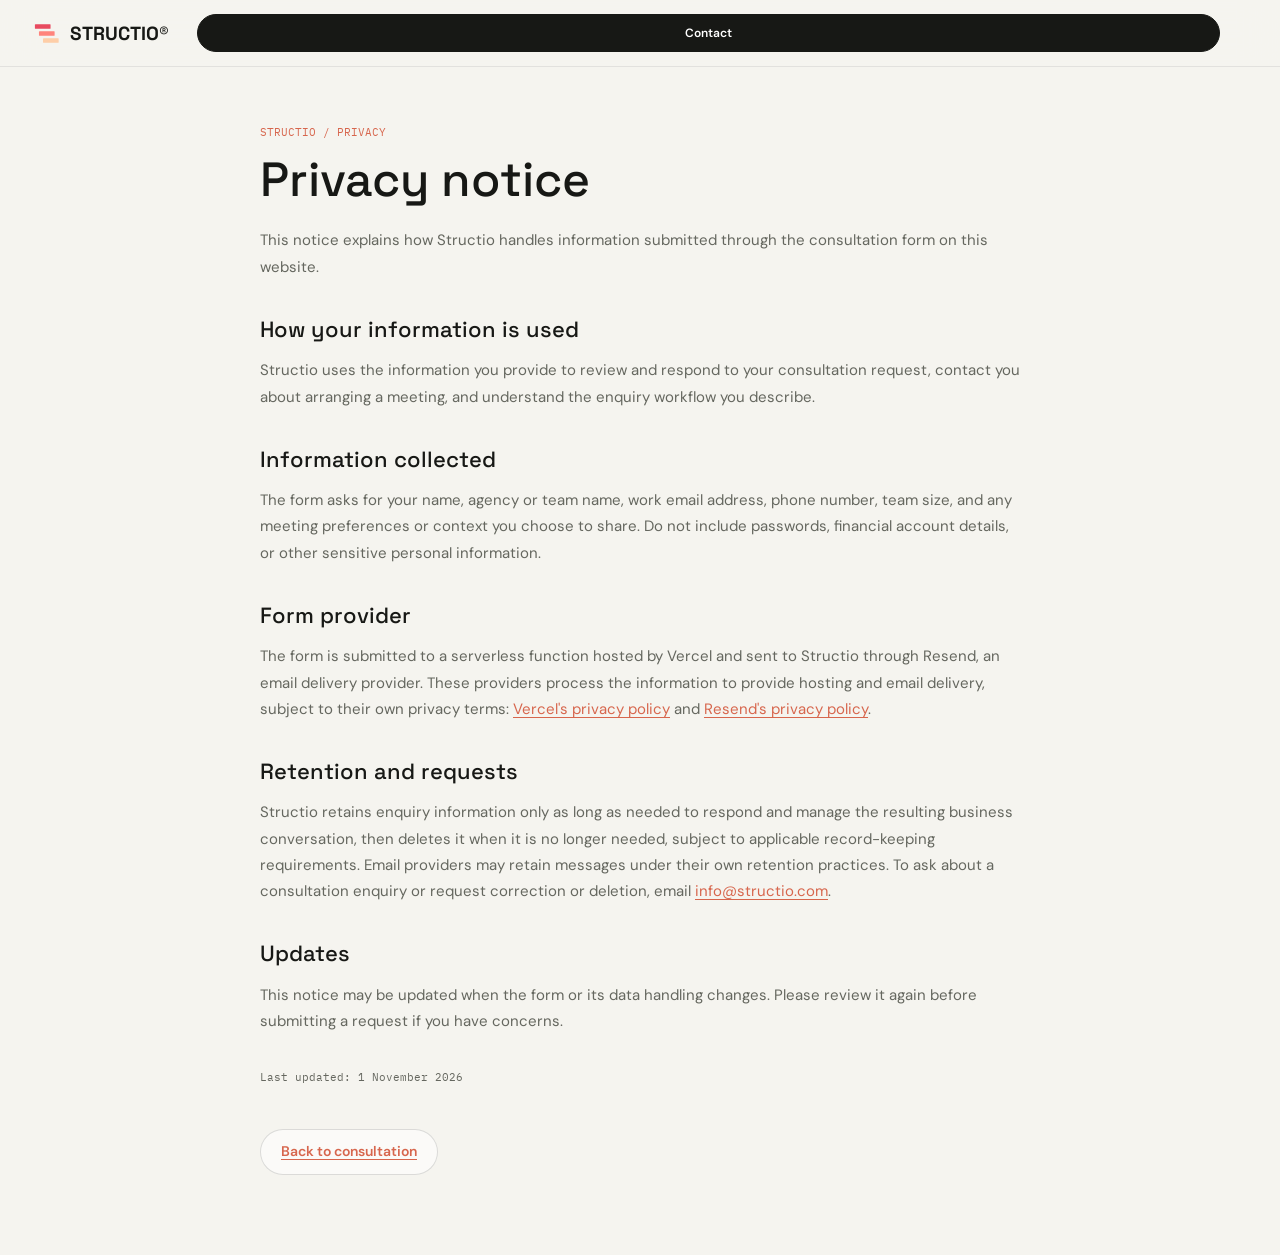
<file: Structio-landing/privacy.html>
<!DOCTYPE html>
<html lang="en-ZA">
<head>
  <meta charset="UTF-8">
  <meta name="viewport" content="width=device-width, initial-scale=1.0">
  <meta name="description" content="Privacy notice for consultation requests submitted to Structio through this website.">
  <title>Privacy Notice — Structio</title>
  <link rel="preconnect" href="https://fonts.googleapis.com">
  <link rel="preconnect" href="https://fonts.gstatic.com" crossorigin>
  <link href="https://fonts.googleapis.com/css2?family=DM+Sans:wght@400;500;600;700&family=IBM+Plex+Mono:wght@400;500;600&family=Space+Grotesk:wght@400;500;600;700&display=swap" rel="stylesheet">
  <link rel="stylesheet" href="css/mainframe-structio.css">
  <style>
    .privacy-page { min-height: 100vh; padding: 120px 0 80px; }
    .privacy-content { max-width: 760px; }
    .privacy-content h1 { margin: 14px 0 22px; font: 500 48px/1.05 var(--font-heading); }
    .privacy-content h2 { margin: 36px 0 10px; font: 500 22px/1.2 var(--font-heading); }
    .privacy-content p, .privacy-content li { color: var(--muted); font-size: 15px; line-height: 1.75; }
    .privacy-content ul { padding-left: 20px; }
    .privacy-back { display: inline-flex; margin-top: 30px; }
    @media (max-width: 760px) { .privacy-page { padding-top: 100px; } .privacy-content h1 { font-size: 38px; } }
  </style>
</head>
<body class="page-wrapper">
  <header class="site-header">
    <div class="container header-inner">
      <a href="index.html" class="brand-anchor" aria-label="Structio Home">
        <svg class="brand-terraces-icon" viewBox="0 0 100 100" fill="none" xmlns="http://www.w3.org/2000/svg" aria-hidden="true">
          <rect x="10" y="18" width="54" height="16" fill="#E84A5F" rx="2"/>
          <rect x="24" y="42" width="54" height="16" fill="#FF847C" rx="2"/>
          <rect x="38" y="66" width="54" height="16" fill="#FECEA8" rx="2"/>
        </svg>
        <span>STRUCTIO®</span>
      </a>
      <a href="mailto:info@structio.com" class="btn btn-primary btn-sm">Contact</a>
    </div>
  </header>
  <main class="privacy-page">
    <article class="container privacy-content">
      <span class="tech-label coral">Structio / Privacy</span>
      <h1>Privacy notice</h1>
      <p>This notice explains how Structio handles information submitted through the consultation form on this website.</p>

      <h2>How your information is used</h2>
      <p>Structio uses the information you provide to review and respond to your consultation request, contact you about arranging a meeting, and understand the enquiry workflow you describe.</p>

      <h2>Information collected</h2>
      <p>The form asks for your name, agency or team name, work email address, phone number, team size, and any meeting preferences or context you choose to share. Do not include passwords, financial account details, or other sensitive personal information.</p>

      <h2>Form provider</h2>
      <p>The form is submitted to a serverless function hosted by Vercel and sent to Structio through Resend, an email delivery provider. These providers process the information to provide hosting and email delivery, subject to their own privacy terms: <a href="https://vercel.com/legal/privacy-policy" target="_blank" rel="noopener noreferrer">Vercel's privacy policy</a> and <a href="https://resend.com/legal/privacy-policy" target="_blank" rel="noopener noreferrer">Resend's privacy policy</a>.</p>

      <h2>Retention and requests</h2>
      <p>Structio retains enquiry information only as long as needed to respond and manage the resulting business conversation, then deletes it when it is no longer needed, subject to applicable record-keeping requirements. Email providers may retain messages under their own retention practices. To ask about a consultation enquiry or request correction or deletion, email <a href="mailto:info@structio.com">info@structio.com</a>.</p>

      <h2>Updates</h2>
      <p>This notice may be updated when the form or its data handling changes. Please review it again before submitting a request if you have concerns.</p>

      <p class="privacy-updated">Last updated: 1 November 2026</p>

      <a class="btn btn-secondary privacy-back" href="index.html#consultation">Back to consultation</a>
    </article>
  </main>
</body>
</html>
</file>
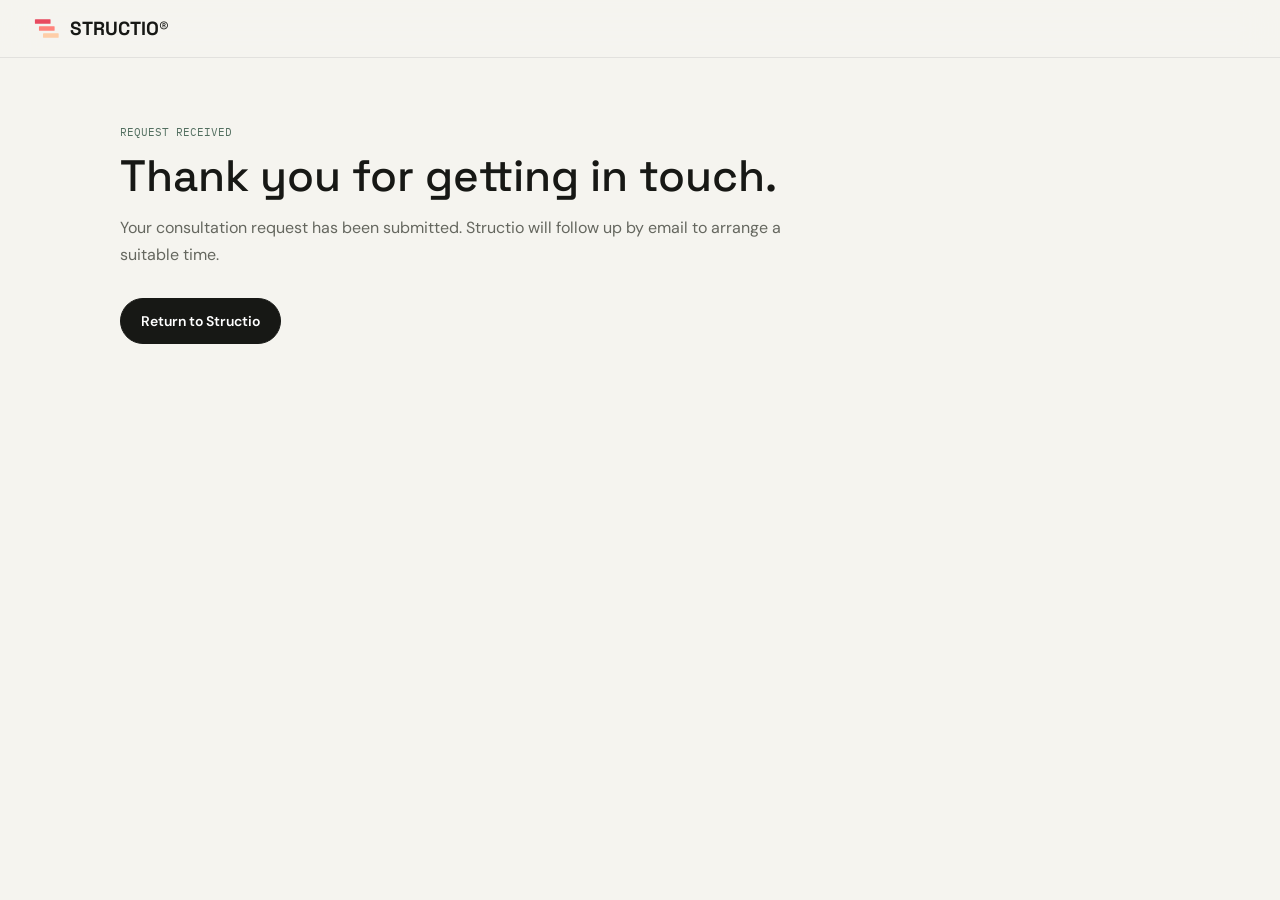
<file: Structio-landing/thank-you.html>
<!DOCTYPE html>
<html lang="en-ZA">
<head>
  <meta charset="UTF-8">
  <meta name="viewport" content="width=device-width, initial-scale=1.0">
  <meta name="description" content="Your consultation request has been received by Structio.">
  <title>Request Received | Structio</title>
  <link rel="preconnect" href="https://fonts.googleapis.com">
  <link rel="preconnect" href="https://fonts.gstatic.com" crossorigin>
  <link href="https://fonts.googleapis.com/css2?family=DM+Sans:wght@400;500;600;700&family=IBM+Plex+Mono:wght@400;500;600&family=Space+Grotesk:wght@400;500;600;700&display=swap" rel="stylesheet">
  <link rel="stylesheet" href="css/mainframe-structio.css">
</head>
<body class="page-wrapper">
  <header class="site-header">
    <div class="container header-inner">
      <a href="index.html#top" class="brand-anchor" aria-label="Structio home">
        <svg class="brand-terraces-icon" viewBox="0 0 100 100" fill="none" xmlns="http://www.w3.org/2000/svg" aria-hidden="true">
          <rect x="10" y="18" width="54" height="16" fill="#E84A5F" rx="2"/>
          <rect x="24" y="42" width="54" height="16" fill="#FF847C" rx="2"/>
          <rect x="38" y="66" width="54" height="16" fill="#FECEA8" rx="2"/>
        </svg>
        <span>STRUCTIO®</span>
      </a>
    </div>
  </header>
  <main class="section-wrapper privacy-page">
    <div class="container container-editorial">
      <span class="tech-label sage">Request received</span>
      <h1 class="section-headline">Thank you for getting in touch.</h1>
      <p class="section-subhead">Your consultation request has been submitted. Structio will follow up by email to arrange a suitable time.</p>
      <a class="btn btn-primary privacy-back" href="index.html">Return to Structio</a>
    </div>
  </main>
</body>
</html>
</file>
<file: Structio-landing/css/mainframe-structio.css>
:root{color-scheme:light;--paper:#f5f4ef;--surface:#fff;--ink:#171815;--muted:#65675f;--line:rgba(23,24,21,.14);--accent:#d7664d;--sage:#536f60;--font-heading:"Space Grotesk",sans-serif;--font-body:"DM Sans",sans-serif;--font-mono:"IBM Plex Mono",monospace;--c-coral:var(--accent);--c-sage:var(--sage);--c-peach:#efb69d;--c-text-primary-on-dark:#fff;--c-text-secondary-on-dark:#d8d8d1;--c-text-muted-on-dark:#a4a69e}
*,*::before,*::after{box-sizing:border-box}html{scroll-behavior:smooth;scroll-padding-top:84px}body.page-wrapper{margin:0;min-width:320px;overflow-x:hidden;background:var(--paper);color:var(--ink);font-family:var(--font-body);-webkit-font-smoothing:antialiased}body,button,input,select,textarea{font-family:var(--font-body)}button,a,input,select,textarea{-webkit-tap-highlight-color:transparent}button,a{color:inherit}a{text-decoration:none}button{font:inherit}img,svg{display:block}.architectural-grid-bg,.glow-divider{display:none}.container{width:min(100% - 64px,1360px);margin-inline:auto}.container-editorial{max-width:1040px}
.site-header{position:fixed;z-index:30;inset:0 0 auto;padding:14px 0;background:rgba(245,244,239,.88);border-bottom:1px solid rgba(23,24,21,.08);backdrop-filter:blur(18px)}.header-inner{display:grid;grid-template-columns:auto 1fr auto;align-items:center;gap:28px}.brand-anchor{display:inline-flex;align-items:center;gap:9px;width:max-content;font-family:var(--font-heading);font-size:19px;font-weight:700;letter-spacing:0}.brand-terraces-icon{width:29px;height:29px}.desktop-nav-list,.mobile-nav-list{display:flex;align-items:center;gap:clamp(12px,1.65vw,26px);margin:0;padding:0;list-style:none}.desktop-nav{justify-self:center}.nav-link{position:relative;color:#565851;font-size:13px;transition:color 180ms ease}.nav-link:hover,.nav-link.active{color:var(--ink)}.nav-link.active::after{position:absolute;right:0;bottom:-7px;left:0;height:1px;background:var(--accent);content:""}.header-cta-group{display:flex;align-items:center;gap:9px}
.btn{display:inline-flex;min-height:46px;align-items:center;justify-content:center;gap:10px;padding:0 20px;border:1px solid var(--ink);border-radius:999px;background:transparent;color:var(--ink);cursor:pointer;font-size:14px;font-weight:600;line-height:1.2;text-align:center;transition:background-color 180ms ease,color 180ms ease,border-color 180ms ease}.btn:hover{border-color:var(--ink);background:var(--ink);color:#fff}.btn-primary{border-color:var(--ink);background:var(--ink);color:#fff}.btn-primary:hover{border-color:var(--accent);background:var(--accent);color:#fff}.btn-secondary{border-color:var(--line);background:rgba(255,255,255,.58)}.btn-sm{min-height:38px;padding-inline:14px;font-size:12px}.btn-icon-arrow{width:16px;height:16px}.mobile-menu-btn{display:none}
.hero-section{position:relative;min-height:760px;min-height:100svh;overflow:hidden;background:#e8e5dc;isolation:isolate}.hero-background-video,.hero-video-wash{position:absolute;z-index:-2;inset:0;width:100%;height:100%}.hero-background-video{object-fit:cover;object-position:70% center}.hero-video-wash{z-index:-1;background:linear-gradient(90deg,rgba(245,244,239,.94) 0%,rgba(245,244,239,.72) 42%,rgba(245,244,239,.12) 100%),linear-gradient(0deg,rgba(245,244,239,.96) 0%,rgba(245,244,239,0) 54%)}.hero-canvas-stage,.hero-fallback-3d,.hero-3d-controls-pill,.hero-typographic-stage-spacer{display:none!important}.hero-content-overlay{position:relative;z-index:1;display:flex;min-height:100svh;flex-direction:column;justify-content:space-between;padding-top:124px;padding-bottom:28px;animation:content-enter 900ms ease both}.hero-meta-bar{display:flex;align-items:center;justify-content:space-between}.hero-status-pill{display:inline-flex;min-height:34px;align-items:center;gap:9px;padding:0 12px;border:1px solid rgba(23,24,21,.16);border-radius:999px;background:rgba(255,255,255,.58);backdrop-filter:blur(12px)}.status-indicator-dot{width:7px;height:7px;flex:0 0 auto;border-radius:50%;background:var(--accent)}
.tech-label,.metric-cell-label,.metric-cell-val,.node-time,.stage-badge,.stage-latency,.process-step-num,.process-step-duration,.allowance-title,.spec-line-key,.payload-title,.terminal-title{font-family:var(--font-mono);letter-spacing:0}.tech-label{font-size:11px;line-height:1.4;text-transform:uppercase}.tech-label.coral,.tech-label.soft-coral{color:var(--accent)}.tech-label.sage{color:var(--sage)}.tech-label.peach{color:#a45b40}.hero-status-pill .tech-label{color:var(--ink)!important;font-size:10px!important}.hero-bottom-grid{display:grid;grid-template-columns:minmax(0,1.25fr) minmax(280px,.75fr);align-items:end;gap:64px;padding-bottom:18px}.hero-headline-wrap{max-width:790px}.hero-headline{max-width:790px;margin:15px 0 18px;font-family:var(--font-heading);font-size:64px;font-weight:500;letter-spacing:0;line-height:.99}.hero-supporting-copy{max-width:590px;margin:0;color:#454740;font-size:17px;line-height:1.55}.hero-cta-group{display:flex;flex-wrap:wrap;gap:10px;margin-top:25px}.hero-summary-metrics{display:grid;grid-template-columns:repeat(2,minmax(0,1fr));gap:0 22px;border-top:1px solid rgba(23,24,21,.25)}.metric-cell{display:flex;min-width:0;flex-direction:column;gap:6px;padding:14px 0 13px;border-bottom:1px solid rgba(23,24,21,.2)}.metric-cell-label{color:#62645d;font-size:9px;text-transform:uppercase}.metric-cell-val{font-size:14px;font-weight:500}.body-compact{color:var(--muted);font-size:12px;line-height:1.5}
.section-wrapper{padding:106px 0;background:var(--paper)}.section-wrapper:nth-of-type(even){background:var(--surface)}.section-head,.problem-editorial-hero{max-width:760px;margin-bottom:44px}.section-headline{margin:12px 0 14px;font-family:var(--font-heading);font-size:44px;font-weight:500;letter-spacing:0;line-height:1.07}.section-subhead{max-width:720px;margin:0;color:var(--muted);font-size:16px;line-height:1.7}.problem-matrix{display:grid;grid-template-columns:repeat(3,minmax(0,1fr));border-top:1px solid var(--line)}.problem-card{min-width:0;padding:24px 24px 26px 0;border-bottom:1px solid var(--line)}.problem-card:not(:nth-child(3n)){border-right:1px solid var(--line)}.problem-card:nth-child(3n+2),.problem-card:nth-child(3n+3){padding-left:24px}.problem-index{margin-bottom:29px}.problem-title,.inclusion-title,.process-step-title{margin:0 0 10px;font-family:var(--font-heading);font-size:20px;font-weight:500;line-height:1.2}.problem-desc,.inclusion-body,.process-step-desc{margin:0;color:var(--muted);font-size:14px;line-height:1.7}
.comparison-container{display:grid;grid-template-columns:repeat(2,minmax(0,1fr));gap:46px;margin-top:76px;padding-top:22px;border-top:1px solid var(--line)}.comparison-col-header{display:flex;flex-wrap:wrap;align-items:center;justify-content:space-between;gap:10px;margin-bottom:22px}.contrast-tag{font-size:15px;font-weight:600}.timeline-trace{border-top:1px solid var(--line)}.timeline-node{display:grid;grid-template-columns:76px minmax(0,1fr);gap:16px;padding:17px 0;border-bottom:1px solid var(--line)}.node-time{color:var(--accent);font-size:11px}.node-text{color:#55574f;font-size:13px;line-height:1.6}.workflow-section{background:#ebe9e2!important}.workflow-nav-strip{display:flex;overflow-x:auto;border-bottom:1px solid var(--line);scrollbar-width:thin}.workflow-step-btn{display:flex;min-width:145px;flex:1 0 auto;flex-direction:column;align-items:flex-start;gap:8px;padding:15px 16px 17px 0;border:0;border-bottom:2px solid transparent;background:transparent;color:var(--muted);cursor:pointer;text-align:left}.workflow-step-btn.active{border-bottom-color:var(--accent);color:var(--ink)}.step-num{font-family:var(--font-mono);font-size:9px;text-transform:uppercase}.step-name{font-size:13px;font-weight:600}.workflow-simulator-stage{display:grid;grid-template-columns:minmax(260px,.8fr) minmax(0,1.2fr);gap:54px;padding-top:34px}.workflow-narrative-panel{display:flex;min-height:520px;flex-direction:column;justify-content:space-between}.stage-badge-wrap{display:flex;flex-wrap:wrap;align-items:center;gap:10px}.stage-badge{padding:6px 8px;background:var(--ink);color:#fff;font-size:9px}.stage-latency{color:var(--muted);font-size:10px}.stage-title{margin:22px 0 12px;font-family:var(--font-heading);font-size:31px;font-weight:500;line-height:1.12}.stage-description{margin:0;color:var(--muted);font-size:14px;line-height:1.7}.stage-technical-breakdown{display:grid;gap:0;margin-top:25px;border-top:1px solid var(--line)}.stage-spec-row,.spec-row{display:flex;justify-content:space-between;gap:14px;padding:10px 0;border-bottom:1px solid var(--line);font-size:11px}.stage-controls-row{display:flex;flex-wrap:wrap;gap:9px;margin-top:28px}.workflow-visualizer-panel{display:grid;align-content:start;gap:14px}.simulated-chat-card,.simulated-payload-card{min-width:0;border:1px solid rgba(23,24,21,.17);background:rgba(255,255,255,.68)}.chat-header,.payload-header{display:flex;align-items:center;justify-content:space-between;gap:12px;padding:15px 17px;border-bottom:1px solid var(--line)}.chat-sender-info{display:flex;align-items:center;gap:10px}.chat-avatar-pill{display:grid;width:34px;aspect-ratio:1;place-items:center;border-radius:50%;background:var(--ink);color:#fff;font-family:var(--font-heading)}.chat-sender-title,.payload-title{font-size:12px;font-weight:600}.chat-sender-channel{margin-top:3px;color:var(--muted);font-size:10px}.chat-messages-container{display:flex;min-height:230px;flex-direction:column;justify-content:flex-end;gap:10px;padding:16px}.chat-message{max-width:88%;padding:10px 12px;background:#ecebe5;font-size:12px;line-height:1.55}.chat-message.inbound,.message-inbound{align-self:flex-start}.chat-message.system-ai,.chat-message.agent-human,.message-outbound{align-self:flex-end;background:#e3ebe3}.payload-content{overflow:auto;max-height:220px;margin:0;padding:17px;color:#40433c;font-family:var(--font-mono);font-size:10px;line-height:1.65;white-space:pre-wrap;overflow-wrap:anywhere}
.inclusions-grid{display:grid;grid-template-columns:repeat(3,minmax(0,1fr));gap:0 25px;border-top:1px solid var(--line)}.inclusion-card{min-width:0;padding:23px 0 28px;border-bottom:1px solid var(--line)}.inclusion-icon-pill{display:grid;width:38px;aspect-ratio:1;margin-bottom:23px;place-items:center;border:1px solid var(--line);border-radius:50%;color:var(--accent);font-family:var(--font-mono);font-size:11px}.inclusion-scope-list{display:grid;gap:8px;margin-top:18px}.scope-item{padding-top:8px;border-top:1px solid var(--line);color:#4d5049;font-size:11px;line-height:1.5}.process-timeline{display:grid;grid-template-columns:repeat(5,minmax(0,1fr));border-top:1px solid var(--line);border-bottom:1px solid var(--line)}.process-step-card{min-width:0;padding:18px 17px 20px 0}.process-step-card+.process-step-card{padding-left:17px;border-left:1px solid var(--line)}.process-step-header{display:flex;flex-direction:column;gap:7px;margin-bottom:28px}.process-step-num,.process-step-duration{font-size:9px}.process-step-num{color:var(--accent)}.process-step-duration{color:var(--muted)}.process-step-title{font-size:17px}.process-step-desc{font-size:12px}.process-deliverables{margin-top:19px;padding-top:12px;border-top:1px solid var(--line);color:var(--muted);font-family:var(--font-mono);font-size:9px;line-height:1.6}.process-scope-note{margin-top:18px;color:var(--muted);font-size:12px;line-height:1.6}
.about-editorial-container{display:grid;grid-template-columns:minmax(0,.9fr) minmax(0,1.1fr);gap:80px;align-items:start}.about-monogram-stage{position:sticky;top:110px;padding:30px;background:#e9e7df}.founder-pill-tag{display:flex;flex-direction:column;gap:8px;font-size:13px}.founder-quote-large{margin:70px 0 64px;font-family:var(--font-heading);font-size:31px;font-weight:500;line-height:1.18}.founder-signoff{display:flex;align-items:end;justify-content:space-between;gap:16px;padding-top:16px;border-top:1px solid var(--line)}.founder-name{font-size:14px;font-weight:700}.founder-role{margin-top:4px;color:var(--muted);font-size:11px}.about-narrative-copy p{color:var(--muted);font-size:14px;line-height:1.8}
.pricing-notice-banner{display:flex;align-items:flex-start;gap:14px;margin-bottom:26px;padding:16px 18px;border:1px solid rgba(215,102,77,.36);background:rgba(215,102,77,.06);color:#4f514a;font-size:12px;line-height:1.6}.pricing-grid{display:grid;grid-template-columns:repeat(3,minmax(0,1fr));border-top:1px solid var(--line);border-bottom:1px solid var(--line)}.pricing-card{position:relative;display:flex;min-width:0;flex-direction:column;padding:25px 22px 22px 0}.pricing-card+.pricing-card{padding-left:22px;border-left:1px solid var(--line)}.pricing-card.featured::before{position:absolute;top:-1px;right:0;left:0;height:3px;background:var(--accent);content:""}.pricing-badge{position:absolute;top:24px;right:0;color:var(--accent);font-family:var(--font-mono);font-size:9px;text-transform:uppercase}.pricing-tier-name{font-family:var(--font-heading);font-size:23px}.pricing-tier-desc{min-height:54px;margin-top:9px;color:var(--muted);font-size:12px;line-height:1.6}.pricing-fee-block{margin-top:25px;border-top:1px solid var(--line)}.fee-row,.spec-line{display:flex;justify-content:space-between;gap:12px;padding:12px 0;border-bottom:1px solid var(--line)}.fee-label,.fee-amount{font-size:11px}.fee-label,.spec-line-key{color:var(--muted)}.fee-amount{font-weight:600;text-align:right}.fee-amount.highlight{color:var(--accent)}.pricing-allowance-box{display:flex;flex-direction:column;gap:6px;margin:17px 0;padding:12px;background:#e9e7df}.allowance-title{color:var(--muted);font-size:9px;text-transform:uppercase}.allowance-value{font-size:12px;font-weight:600}.pricing-features-list,.enquiry-rules-list{margin:0;padding:0;list-style:none}.pricing-features-list{display:grid;gap:12px;margin-bottom:22px}.pricing-feature-item{display:flex;align-items:flex-start;gap:9px;color:#4c4e47;font-size:11px;line-height:1.5}.pricing-feature-item svg{width:14px;height:14px;flex:0 0 auto;margin-top:1px;color:var(--sage)}.pricing-card-footer{margin-top:auto}.pricing-card-footer .btn{width:100%}.enquiry-rules-card{display:grid;grid-template-columns:minmax(220px,.7fr) minmax(0,1.3fr);gap:38px;margin-top:45px;padding-top:20px;border-top:1px solid var(--line)}.enquiry-rules-title{font-family:var(--font-heading);font-size:20px}.enquiry-rules-list{display:grid;gap:12px}.enquiry-rules-list li{padding-bottom:12px;border-bottom:1px solid var(--line);color:var(--muted);font-size:12px;line-height:1.6}
.faq-accordion-container{border-top:1px solid var(--line)}.faq-item{border-bottom:1px solid var(--line)}.faq-trigger{display:flex;align-items:center;justify-content:space-between;gap:20px;padding:20px 0;cursor:pointer;font-size:15px;font-weight:600;list-style:none}.faq-trigger::-webkit-details-marker{display:none}.faq-icon-cross{color:var(--accent);font-size:22px;font-weight:400;transition:transform 180ms ease}.faq-item[open] .faq-icon-cross{transform:rotate(45deg)}.faq-body{max-width:790px;padding:0 40px 20px 0;color:var(--muted);font-size:13px;line-height:1.75}.consultation-card{padding:46px;background:#e9e7df}.consultation-inner-grid{display:grid;grid-template-columns:minmax(0,.8fr) minmax(350px,1.2fr);gap:58px}.display-title-sm{margin:0;font-family:var(--font-heading);font-size:36px;font-weight:500;line-height:1.1}.body-lead{color:#55574f;font-size:14px;line-height:1.65}.consultation-specs-box{margin:28px 0;border-top:1px solid var(--line)}.spec-line{font-size:11px}.spec-line-val{font-weight:600;text-align:right}.booking-terminal-box{border:1px solid rgba(23,24,21,.18);background:rgba(255,255,255,.58)}.booking-terminal-header{display:flex;align-items:center;justify-content:space-between;gap:12px;padding:14px 17px;border-bottom:1px solid var(--line)}.terminal-title{font-size:11px;font-weight:600}.booking-terminal-body{padding:18px}.config-placeholder-alert{margin-bottom:18px;padding:12px;border-left:2px solid var(--accent);background:rgba(215,102,77,.07);color:#55574f;font-size:11px;line-height:1.6}.direct-booking-form{display:grid;grid-template-columns:repeat(2,minmax(0,1fr));gap:14px}.form-group{display:flex;min-width:0;flex-direction:column;gap:6px}.form-group:has(textarea),.direct-booking-form>button{grid-column:1/-1}.form-label{color:#55574f;font-size:10px;font-weight:600}.form-input,.form-select,.form-textarea{width:100%;min-height:42px;padding:10px 11px;border:1px solid rgba(23,24,21,.2);border-radius:0;outline:none;background:rgba(255,255,255,.82);color:var(--ink);font-size:12px}.form-input:focus,.form-select:focus,.form-textarea:focus{border-color:var(--accent);box-shadow:0 0 0 2px rgba(215,102,77,.12)}.form-textarea{min-height:92px;resize:vertical}
.final-cta-section{padding:104px 0;background:var(--ink);color:#fff}.final-cta-title{max-width:840px;margin:15px 0;font-family:var(--font-heading);font-size:54px;font-weight:500;line-height:1.04}.final-cta-subhead{max-width:650px;color:#c4c5bd;font-size:15px;line-height:1.7}.final-cta-buttons{display:flex;flex-wrap:wrap;gap:10px;margin-top:26px}.final-cta-section .btn-primary{border-color:#fff;background:#fff;color:var(--ink)}.final-cta-section .btn-primary:hover{border-color:var(--accent);background:var(--accent);color:#fff}.final-cta-section .btn-secondary{border-color:rgba(255,255,255,.45);background:transparent;color:#fff}.final-cta-section .btn-secondary:hover{background:#fff;color:var(--ink)}.site-footer{padding:58px 0 20px;background:#e8e6de}.footer-main-grid{display:grid;grid-template-columns:1.4fr repeat(3,1fr);gap:38px;padding-bottom:45px}.footer-tagline{max-width:300px;color:var(--muted);font-size:12px;line-height:1.7}.footer-email-link{display:inline-flex;align-items:center;gap:7px;font-size:12px}.footer-links-col h4{margin:0 0 14px;font-family:var(--font-mono);font-size:10px;font-weight:500;text-transform:uppercase}.footer-links-list{display:grid;gap:10px;margin:0;padding:0;list-style:none}.footer-links-list a,.footer-links-col .body-compact{color:var(--muted);font-size:11px;line-height:1.6}.footer-links-list a:hover,.footer-email-link:hover{color:var(--accent)}.footer-bottom-row{display:flex;justify-content:space-between;gap:20px;padding-top:17px;border-top:1px solid var(--line);color:var(--muted);font-size:10px}.footer-bottom-row a{color:var(--accent)!important}
.action-dock{position:fixed;z-index:25;right:18px;bottom:18px;display:flex;align-items:center;gap:5px;padding:6px;border:1px solid rgba(23,24,21,.16);border-radius:999px;background:rgba(245,244,239,.94);box-shadow:0 8px 30px rgba(23,24,21,.1);backdrop-filter:blur(16px);transition:opacity 180ms ease,transform 180ms ease}.action-dock.dock-hidden{opacity:0;pointer-events:none;transform:translateY(8px)}.dock-btn{display:inline-flex;align-items:center;gap:7px;min-height:34px;padding:0 11px;border:0;border-radius:999px;background:transparent;cursor:pointer;font-size:11px}.dock-btn-primary{background:var(--ink);color:#fff}.dock-divider,.dock-secondary-text{display:none}.clipboard-toast{position:fixed;z-index:60;right:20px;bottom:76px;padding:12px 16px;background:var(--ink);color:#fff;font-size:12px;opacity:0;pointer-events:none;transform:translateY(8px);transition:opacity 180ms ease,transform 180ms ease}.clipboard-toast.show{opacity:1;transform:translateY(0)}.modal-backdrop{position:fixed;z-index:50;inset:0;display:none;align-items:center;justify-content:center;overflow-y:auto;padding:22px;background:rgba(17,18,16,.58);backdrop-filter:blur(10px)}.modal-backdrop.open{display:flex}.modal-dialog-box{width:min(100%,560px);max-height:min(90vh,860px);overflow-y:auto;padding:25px;border:1px solid var(--line);background:var(--paper);box-shadow:0 24px 80px rgba(0,0,0,.2)}.modal-header{display:flex;align-items:flex-start;justify-content:space-between;gap:16px;padding-bottom:17px;border-bottom:1px solid var(--line)}.modal-title{margin:7px 0 0;font-family:var(--font-heading);font-size:22px;font-weight:500}.modal-close-btn{display:grid;width:36px;height:36px;flex:0 0 auto;place-items:center;border:1px solid var(--line);border-radius:50%;background:transparent;cursor:pointer}.modal-body{padding-top:3px}
.mobile-drawer{position:fixed;z-index:40;inset:0;display:flex;flex-direction:column;padding:23px 25px;background:var(--paper);opacity:0;pointer-events:none;transform:translateY(-10px);transition:opacity 180ms ease,transform 180ms ease}.mobile-drawer.open{opacity:1;pointer-events:auto;transform:translateY(0)}.mobile-drawer-header{display:flex;align-items:center;justify-content:space-between}.mobile-nav-list{display:grid;gap:0;margin-top:40px}.mobile-nav-link{display:flex;align-items:center;justify-content:space-between;padding:13px 0;border-bottom:1px solid var(--line);font-family:var(--font-heading);font-size:23px}.link-index{color:var(--accent);font-family:var(--font-mono);font-size:10px}.mobile-drawer-footer{display:grid;gap:15px;margin-top:auto;padding-bottom:10px}
@keyframes content-enter{from{opacity:0;transform:translateY(12px)}to{opacity:1;transform:translateY(0)}}
@media(max-width:1120px){.header-inner{grid-template-columns:auto 1fr auto;gap:15px}.desktop-nav-list{gap:12px}.nav-link{font-size:11px}.header-cta-group>.btn-secondary{display:none}.hero-bottom-grid{grid-template-columns:minmax(0,1.1fr) minmax(250px,.9fr);gap:36px}.hero-headline{font-size:54px}.workflow-simulator-stage{gap:30px}.about-editorial-container{gap:46px}.footer-main-grid{grid-template-columns:repeat(2,minmax(0,1fr))}}
@media(max-width:760px){html{scroll-padding-top:68px}.container{width:min(100% - 38px,600px)}.site-header{padding:10px 0}.header-inner{display:flex;justify-content:space-between}.desktop-nav,.header-cta-group>.btn{display:none}.header-cta-group{margin-left:auto}.mobile-menu-btn{display:flex;width:42px;height:42px;flex-direction:column;align-items:center;justify-content:center;gap:5px;border:1px solid var(--line);border-radius:50%;background:rgba(255,255,255,.6);cursor:pointer}.mobile-menu-btn span{display:block;width:16px;height:1px;background:var(--ink)}.hero-section,.hero-content-overlay{min-height:780px;min-height:100svh}.hero-background-video{object-position:60% center}.hero-video-wash{background:linear-gradient(90deg,rgba(245,244,239,.84),rgba(245,244,239,.48)),linear-gradient(0deg,rgba(245,244,239,.97),rgba(245,244,239,.12) 90%)}.hero-content-overlay{padding-top:92px;padding-bottom:22px}.hero-meta-bar{align-items:flex-start}.hero-status-pill{max-width:calc(100% - 4px)}.hero-bottom-grid{grid-template-columns:minmax(0,1fr);gap:25px}.hero-headline{max-width:580px;margin-top:12px;font-size:43px;line-height:1.02}.hero-supporting-copy{max-width:540px;font-size:15px}.hero-cta-group{margin-top:19px}.hero-cta-group .btn{min-height:43px;padding-inline:15px;font-size:12px}.hero-summary-metrics{gap:0 15px}.metric-cell{gap:4px;padding:9px 0}.metric-cell-val{font-size:12px}.metric-cell .body-compact{font-size:10px!important}.section-wrapper{padding:72px 0}.section-head,.problem-editorial-hero{margin-bottom:32px}.section-headline{font-size:34px}.section-subhead{font-size:14px}.problem-matrix,.comparison-container,.workflow-simulator-stage,.inclusions-grid,.about-editorial-container,.pricing-grid,.enquiry-rules-card,.consultation-inner-grid{grid-template-columns:minmax(0,1fr)}.problem-card,.problem-card:nth-child(3n+2),.problem-card:nth-child(3n+3){padding:20px 0;border-right:0}.problem-index{margin-bottom:15px}.comparison-container{gap:34px;margin-top:48px}.workflow-nav-strip{margin-right:-19px;padding-right:19px}.workflow-step-btn{min-width:132px}.workflow-simulator-stage{gap:32px}.workflow-narrative-panel{min-height:0}.stage-title{font-size:27px}.inclusions-grid{gap:0}.inclusion-card[style*="grid-column"]{grid-column:auto!important}.inclusion-scope-list[style*="flex-direction"]{display:grid!important;gap:8px!important}.process-timeline{grid-template-columns:minmax(0,1fr)}.process-step-card,.process-step-card+.process-step-card{padding:18px 0;border-left:0;border-bottom:1px solid var(--line)}.process-step-header{flex-direction:row;justify-content:space-between;margin-bottom:16px}.about-editorial-container{gap:34px}.about-monogram-stage{position:static;padding:22px}.founder-quote-large{margin:42px 0;font-size:26px}.pricing-card,.pricing-card+.pricing-card{padding:24px 0;border-left:0;border-bottom:1px solid var(--line)}.pricing-tier-desc{min-height:0}.pricing-badge{right:0}.enquiry-rules-card{gap:20px}.faq-trigger{padding:17px 0;font-size:13px}.faq-body{padding-right:20px}.consultation-card{padding:24px 18px}.consultation-inner-grid{gap:30px}.display-title-sm{font-size:30px}.direct-booking-form{grid-template-columns:minmax(0,1fr)}.form-group:has(textarea),.direct-booking-form>button{grid-column:auto}.final-cta-section{padding:74px 0}.final-cta-title{font-size:39px}.footer-main-grid{grid-template-columns:minmax(0,1fr) minmax(0,1fr);gap:28px 18px}.footer-brand-col{grid-column:1/-1}.footer-bottom-row{flex-direction:column;font-size:9px}.action-dock{right:11px;bottom:11px}.dock-btn:not(.dock-btn-primary){display:none}}
@media(max-width:390px){.hero-headline{font-size:38px}.hero-cta-group{gap:7px}.hero-cta-group .btn{padding-inline:12px;font-size:11px}.footer-main-grid{grid-template-columns:minmax(0,1fr)}.footer-brand-col{grid-column:auto}}
@media(prefers-reduced-motion:reduce){*,*::before,*::after{scroll-behavior:auto!important;animation-duration:.01ms!important;animation-iteration-count:1!important;transition-duration:.01ms!important}.hero-background-video{display:none}}

.section-wrapper,
.section-wrapper:nth-of-type(even),
.workflow-section {
	background: var(--paper) !important;
}

.final-cta-section {
	padding: 156px 0 104px;
	background: linear-gradient(
		180deg,
		var(--paper) 0,
		#e8e7e0 58px,
		#c5c5bd 112px,
		#777871 170px,
		#30312d 230px,
		var(--ink) 290px,
		var(--ink) 100%
	);
}

.final-cta-section > .container {
	position: relative;
	z-index: 1;
}

.site-footer {
	padding: 144px 0 20px;
	background: linear-gradient(
		180deg,
		var(--ink) 0,
		#555650 48px,
		#bcbcb4 102px,
		#e8e6de 150px,
		#e8e6de 100%
	);
}

@media (max-width: 760px) {
	.final-cta-section {
		padding: 124px 0 74px;
	}

	.site-footer {
		padding-top: 118px;
	}
}

.workflow-overview {
	display: grid;
	grid-template-columns: repeat(3, minmax(0, 1fr));
	margin: 0;
	padding: 0;
	border-top: 1px solid var(--line);
	list-style: none;
}

.workflow-overview-step {
	min-width: 0;
	padding: 22px 24px 24px 0;
	border-bottom: 1px solid var(--line);
}

.workflow-overview-step:not(:nth-child(3n)) {
	border-right: 1px solid var(--line);
}

.workflow-overview-step:nth-child(3n + 2),
.workflow-overview-step:nth-child(3n + 3) {
	padding-left: 24px;
}

.workflow-overview-step h3 {
	margin: 26px 0 8px;
	font-family: var(--font-heading);
	font-size: 19px;
	font-weight: 500;
}

.workflow-overview-step p {
	max-width: 320px;
	margin: 0;
	color: var(--muted);
	font-size: 13px;
	line-height: 1.65;
}

@media (max-width: 760px) {
	.workflow-overview {
		grid-template-columns: repeat(2, minmax(0, 1fr));
	}

	.workflow-overview-step:nth-child(3n + 2),
	.workflow-overview-step:nth-child(3n + 3) {
		padding-left: 0;
	}

	.workflow-overview-step:nth-child(odd) {
		padding-right: 14px;
		border-right: 1px solid var(--line);
	}

	.workflow-overview-step:nth-child(even) {
		padding-left: 14px;
		border-right: 0;
	}
}

.desktop-nav-list {
	gap: clamp(16px, 2vw, 30px);
}

.hero-status-pill {
	min-height: 0;
	padding: 0;
	border: 0;
	border-radius: 0;
	background: transparent;
	backdrop-filter: none;
}

.hero-summary-metrics {
	grid-template-columns: minmax(0, 1fr);
	gap: 0;
}

.metric-cell {
	display: grid;
	grid-template-columns: 98px minmax(0, 1fr);
	align-items: center;
	gap: 4px 12px;
	padding: 11px 0;
}

.metric-cell-label {
	grid-row: span 2;
}

.metric-cell-val {
	font-size: 13px;
}

.metric-cell .body-compact {
	display: none;
}

@media (max-width: 760px) {
	.desktop-nav-list {
		gap: 12px;
	}

	.metric-cell {
		grid-template-columns: 92px minmax(0, 1fr);
		padding: 9px 0;
	}
}

.form-privacy-note {
	margin: 14px 0 0;
	color: var(--muted);
	font-size: 10px;
	line-height: 1.6;
}

.form-privacy-note a {
	color: var(--ink);
	text-decoration: underline;
	text-underline-offset: 3px;
}

.form-privacy-note {
	grid-column: 1 / -1;
	margin: 0;
	color: var(--muted);
	font-size: 11px;
	line-height: 1.6;
}

.form-privacy-note a,
.privacy-content a {
	color: var(--accent);
	text-decoration: underline;
	text-underline-offset: 3px;
}

.form-honeypot {
	position: absolute !important;
	width: 1px;
	height: 1px;
	overflow: hidden;
	clip: rect(0, 0, 0, 0);
	clip-path: inset(50%);
	white-space: nowrap;
}

.privacy-page {
	min-height: 100vh;
	padding: 120px 0 80px;
}

.privacy-content {
	max-width: 760px;
}

.privacy-content h1 {
	margin: 14px 0 22px;
	font: 500 48px/1.05 var(--font-heading);
}

.privacy-content h2 {
	margin: 36px 0 10px;
	font: 500 22px/1.2 var(--font-heading);
}

.privacy-content p {
	color: var(--muted);
	font-size: 15px;
	line-height: 1.75;
}

.privacy-back {
	display: inline-flex;
	margin-top: 30px;
}

.privacy-updated {
	margin-top: 34px;
	font-family: var(--font-mono);
	font-size: 11px !important;
}

@media (max-width: 760px) {
	.privacy-page {
		padding-top: 100px;
	}

	.privacy-content h1 {
		font-size: 38px;
	}
}

.form-status {
	grid-column: 1 / -1;
	min-height: 0;
	margin: 0;
	font-size: 12px;
	line-height: 1.5;
}

.form-status.is-error {
	color: #a33d32;
}

.form-status.is-success {
	color: var(--sage);
}

.direct-booking-form button:disabled {
	cursor: wait;
	opacity: 0.72;
}
</file>
